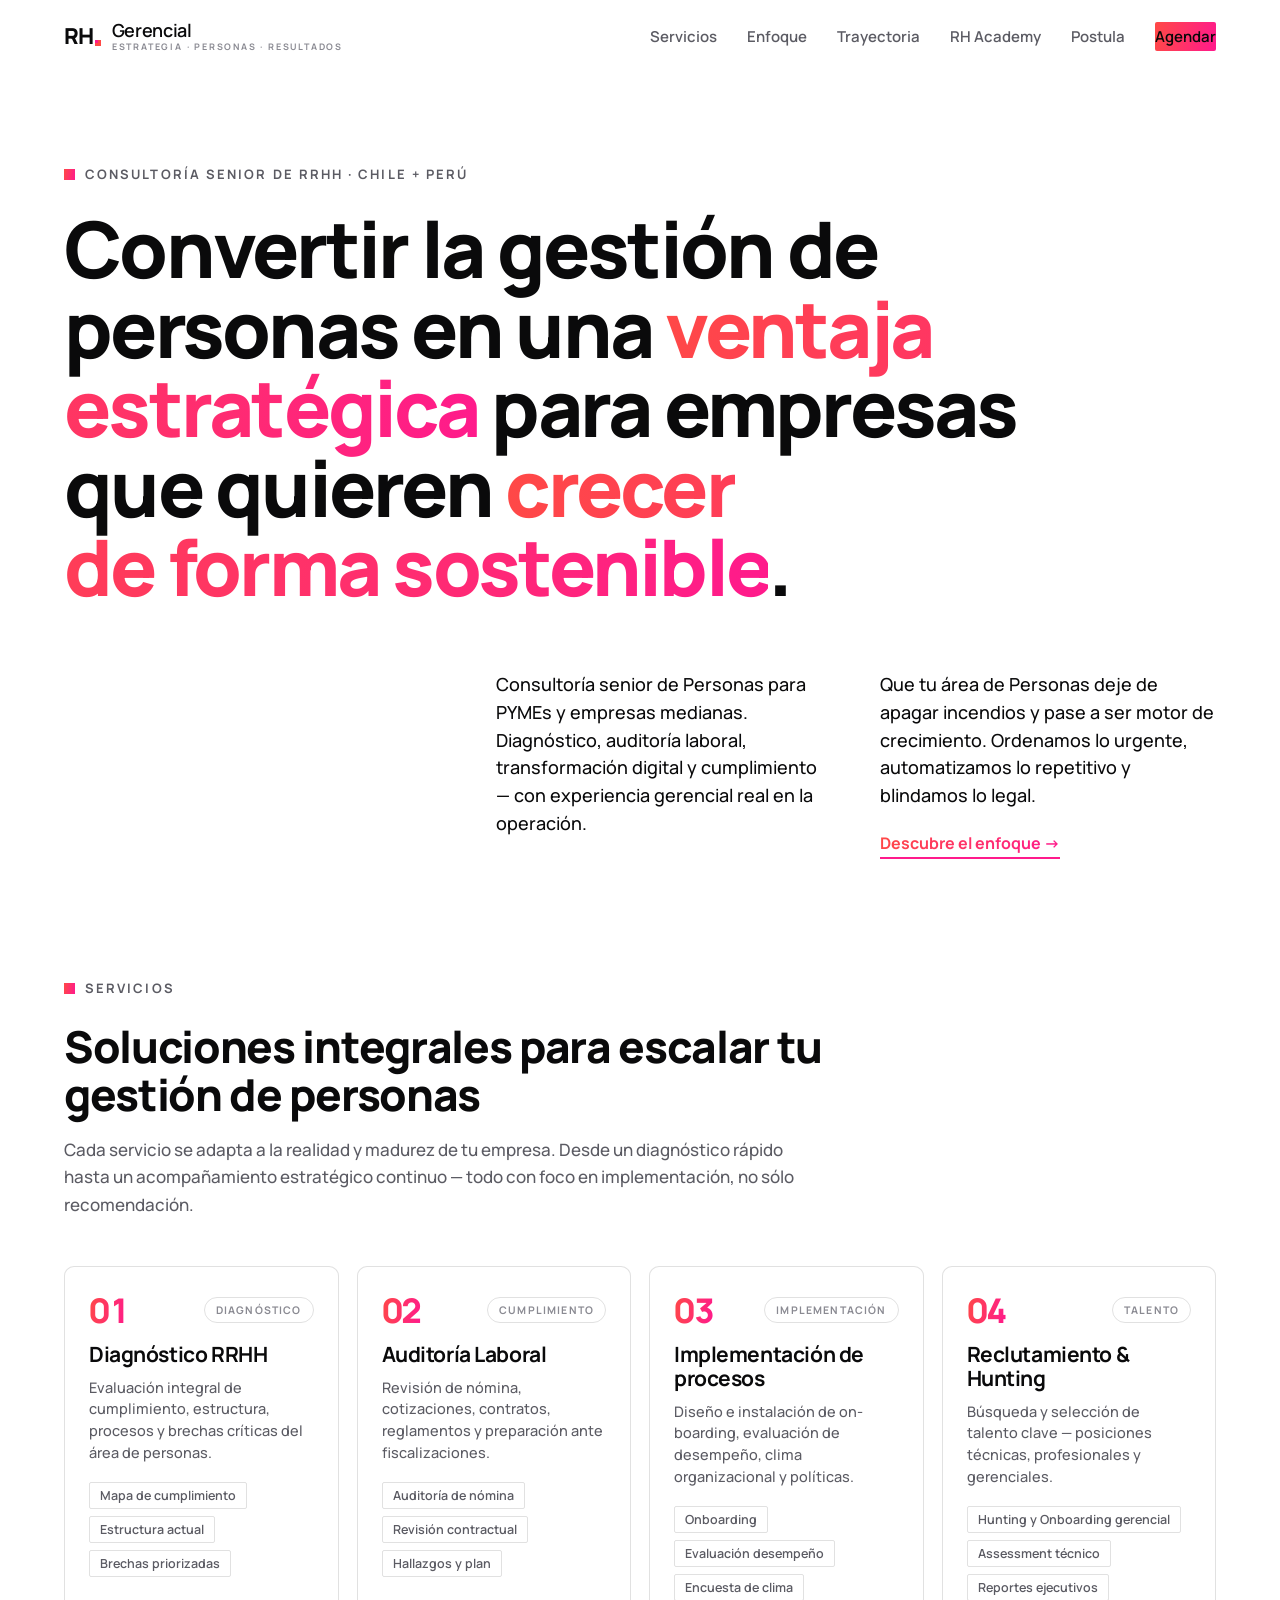
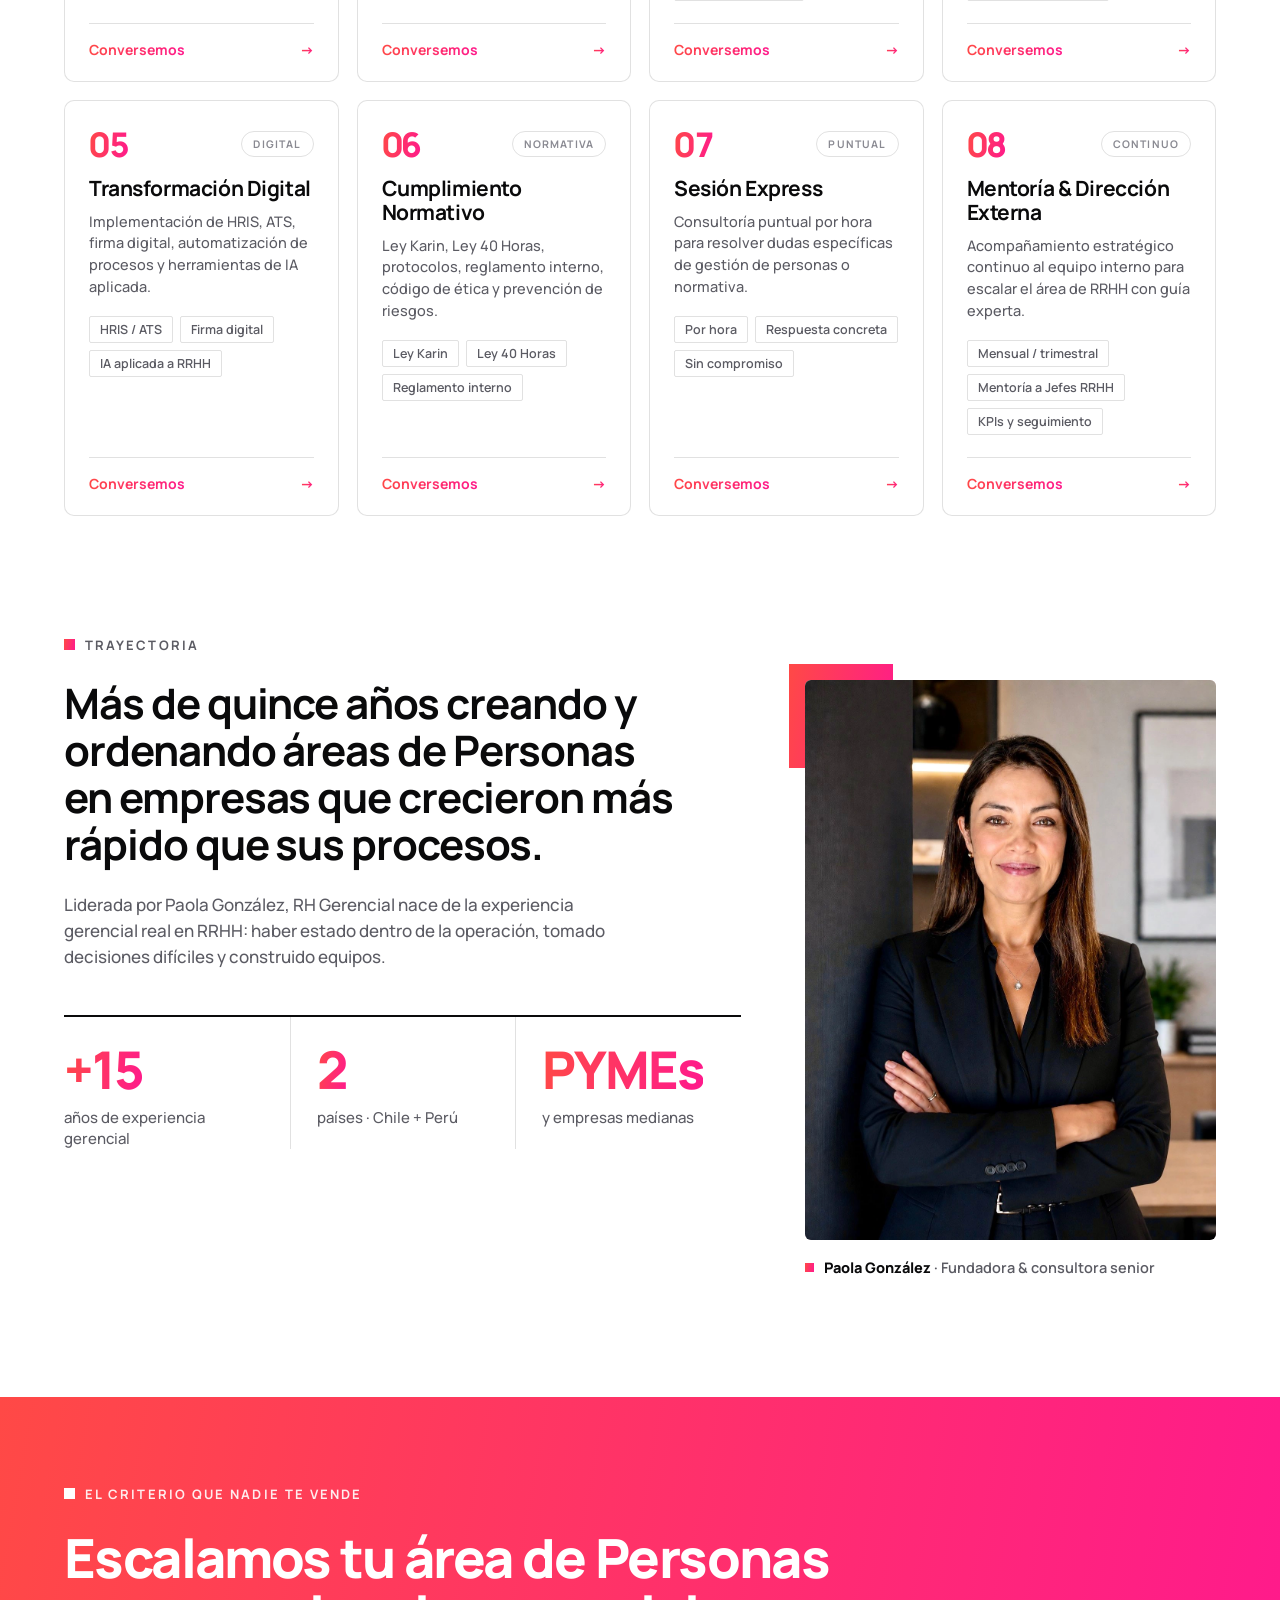
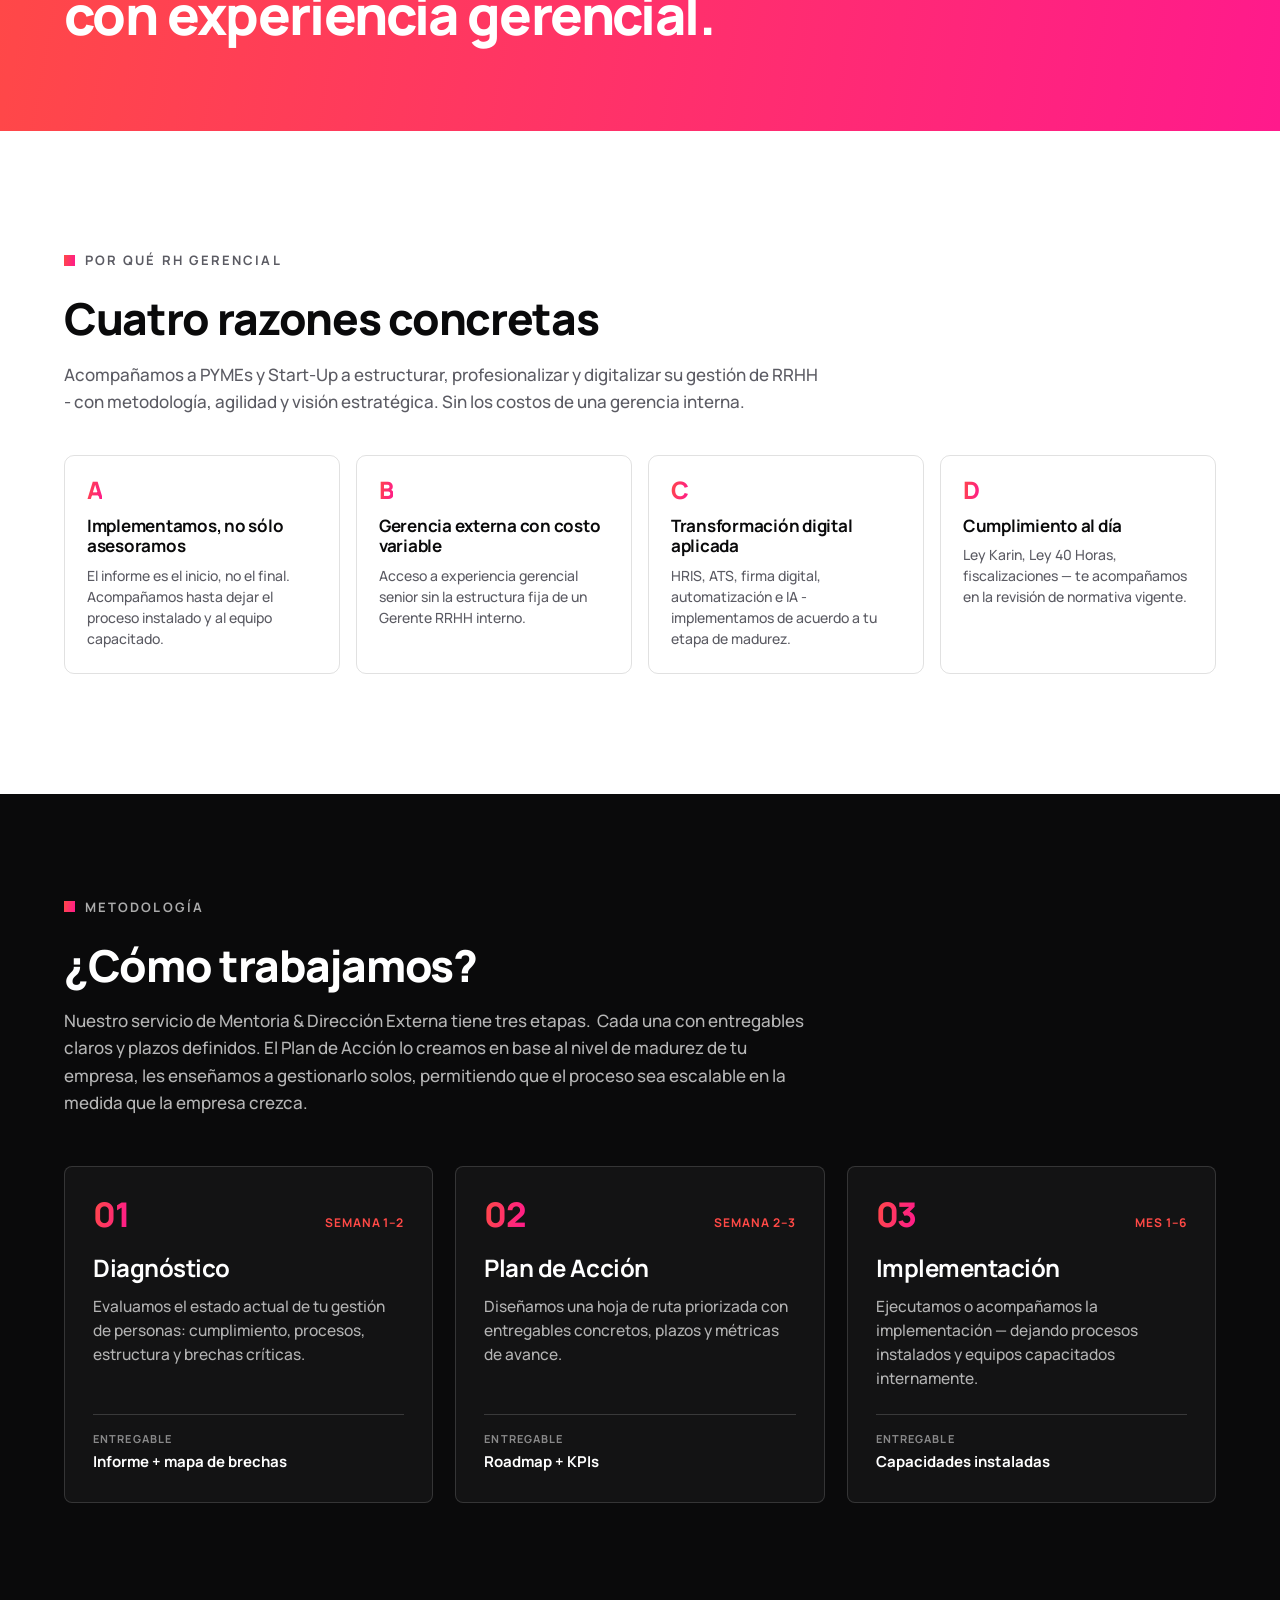
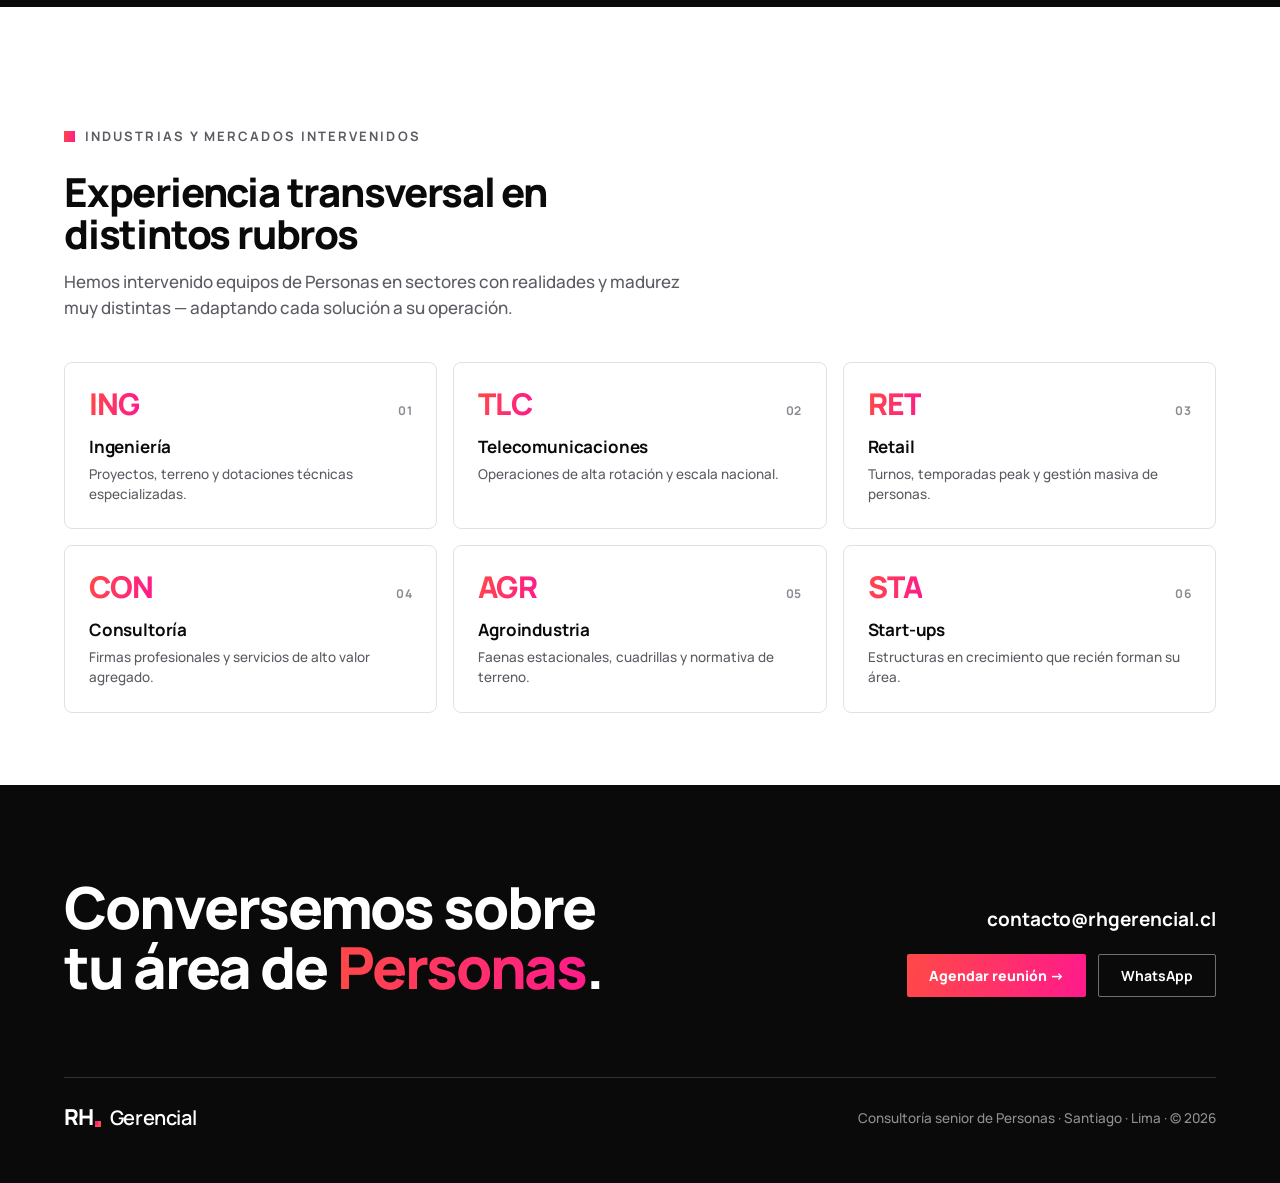
<file: index.html>
<!DOCTYPE html>

<html lang="es">
<head>
<meta charset="utf-8"/>
<meta content="width=device-width, initial-scale=1" name="viewport"/>
<title>RH Gerencial · Consultoría senior de Personas</title>
<meta content="Consultoría senior de RRHH para PYMEs y empresas medianas en Chile y Perú. Diagnóstico, auditoría laboral, transformación digital y cumplimiento." name="description"/>
<meta content="#0A0A0B" name="theme-color"/>
<link href="assets/favicon/favicon.ico" rel="icon" sizes="any"/>
<link href="assets/favicon/favicon-32.png" rel="icon" sizes="32x32" type="image/png"/>
<link href="assets/favicon/apple-touch-icon.png" rel="apple-touch-icon" sizes="180x180"/>
<meta property="og:type" content="website"/>
<meta property="og:site_name" content="RH Gerencial"/>
<meta property="og:title" content="RH Gerencial · Consultoría senior de Personas"/>
<meta property="og:description" content="Consultoría senior de RRHH para PYMEs y empresas medianas en Chile y Perú. Diagnóstico, auditoría laboral, transformación digital y cumplimiento."/>
<meta property="og:url" content="https://rhgerencial.cl/"/>
<meta property="og:image" content="https://rhgerencial.cl/assets/img/og-rh-gerencial.jpg"/>
<meta property="og:image:width" content="1200"/>
<meta property="og:image:height" content="630"/>
<meta name="twitter:card" content="summary_large_image"/>
<meta name="twitter:title" content="RH Gerencial · Consultoría senior de Personas"/>
<meta name="twitter:description" content="Consultoría senior de RRHH para PYMEs y empresas medianas en Chile y Perú. Diagnóstico, auditoría laboral, transformación digital y cumplimiento."/>
<meta name="twitter:image" content="https://rhgerencial.cl/assets/img/og-rh-gerencial.jpg"/>
<link rel="canonical" href="https://rhgerencial.cl/"/>
<link rel="alternate" hreflang="es-CL" href="https://rhgerencial.cl/"/>
<link rel="alternate" hreflang="es-PE" href="https://rhgerencial.cl/"/>
<link rel="alternate" hreflang="x-default" href="https://rhgerencial.cl/"/>
<script type="application/ld+json">
{
  "@context": "https://schema.org",
  "@graph": [
    {
      "@type": "ProfessionalService",
      "name": "RH Gerencial",
      "url": "https://rhgerencial.cl/",
      "logo": "https://rhgerencial.cl/assets/img/logo-horizontal-navy.webp",
      "image": "https://rhgerencial.cl/assets/img/og-rh-gerencial.jpg",
      "description": "Consultoría senior de RRHH para PYMEs y empresas medianas en Chile y Perú. Diagnóstico, auditoría laboral, transformación digital y cumplimiento.",
      "email": "contacto@rhgerencial.cl",
      "areaServed": ["Chile", "Perú"],
      "serviceType": ["Consultoría de RRHH", "Auditoría Laboral", "Transformación Digital", "Reclutamiento"],
      "sameAs": []
    },
    {
      "@type": "Person",
      "name": "Paola González",
      "jobTitle": "Fundadora y Consultora Senior",
      "worksFor": { "@type": "Organization", "name": "RH Gerencial" }
    }
  ]
}
</script>
<link href="https://fonts.googleapis.com" rel="preconnect"/>
<link crossorigin="" href="https://fonts.gstatic.com" rel="preconnect"/>
<link href="https://fonts.googleapis.com/css2?family=Manrope:wght@400;500;600;700;800&amp;display=swap" rel="stylesheet"/>
<link href="site.css" rel="stylesheet"/>
<style>
  /* ---- HERO ---- */
  .hero { padding-top: clamp(56px, 8vw, 92px); }
  h1.hero-h {
    font-weight: 800; font-size: clamp(40px, 6.4vw, 78px); line-height: 1.02; letter-spacing: -0.035em;
    margin: 0; max-width: 1090px; text-wrap: balance;
  }
  .hero-cols { display: flex; justify-content: flex-end; margin-top: clamp(40px, 5vw, 64px); }
  .hero-grid { display: grid; grid-template-columns: 1fr 1fr; gap: clamp(28px, 4vw, 48px); max-width: 720px; }
  .hero-grid p { margin: 0; font-size: 18px; line-height: 1.55; font-weight: 500; }
  .arrow-link { display: inline-flex; align-items: center; gap: 8px; margin-top: 22px; font-size: 16px; font-weight: 700; border-bottom: 2px solid var(--fucsia); padding-bottom: 3px; transition: gap .18s ease; }
  .arrow-link:hover { gap: 14px; }

  /* ---- TRAYECTORIA ---- */
  .section { padding-top: clamp(72px, 12vw, 120px); }
  .tray-grid { display: grid; grid-template-columns: 1.4fr 0.85fr; gap: clamp(36px, 5vw, 72px); align-items: start; }
  .tray-main h2 { font-weight: 700; font-size: clamp(28px, 3.6vw, 42px); line-height: 1.12; letter-spacing: -0.025em; margin: 0; max-width: 620px; }
  .tray-main > p { margin: 24px 0 0; font-size: 17px; line-height: 1.55; color: var(--grey); font-weight: 500; max-width: 560px; }
  .stats { display: grid; grid-template-columns: repeat(3, 1fr); margin-top: 44px; border-top: 2px solid var(--black); }
  .stat { padding: 30px 22px 0 0; }
  .stat + .stat { border-left: 1px solid var(--rule); padding-left: 26px; }
  .stat .k { font-size: clamp(38px, 4.2vw, 52px); font-weight: 800; letter-spacing: -0.04em; line-height: 0.9; width: fit-content; }
  .stat .l { font-size: 15px; color: var(--grey); margin-top: 14px; font-weight: 500; }
  .tray-photo { position: relative; }
  .tray-photo .accent { position: absolute; left: -16px; top: -16px; width: 104px; height: 104px; background: var(--grad); z-index: 0; }
  .tray-photo image-slot, .tray-photo .tray-img { position: relative; z-index: 1; width: 100%; height: clamp(420px, 46vw, 560px); display: block; background: linear-gradient(150deg, #FFE7E3, #FFE1F0); border-radius: 6px; }
  .tray-photo .tray-img { object-fit: cover; object-position: 50% 22%; }
  .photo-cap { position: relative; z-index: 1; margin-top: 18px; display: flex; align-items: center; gap: 10px; font-size: 14.5px; color: var(--grey); font-weight: 600; }
  .photo-cap .dot { width: 9px; height: 9px; background: var(--grad); flex: 0 0 auto; }
  .photo-cap b { font-weight: 800; color: var(--black); }

  /* ---- SERVICIOS ---- */
  .serv-head { display: flex; align-items: baseline; justify-content: space-between; margin-bottom: 8px; border-bottom: 2px solid var(--black); padding-bottom: 18px; }
  .serv-head h2 { font-weight: 800; font-size: clamp(28px, 3.2vw, 36px); letter-spacing: -0.03em; margin: 0; }
  .serv-head .idx { font-size: 14px; color: var(--grey-40); font-weight: 700; font-variant-numeric: tabular-nums; }
  .serv-row { position: relative; display: grid; grid-template-columns: 92px 1fr 1.05fr; gap: clamp(20px, 3vw, 32px); align-items: start; padding: 36px 0; border-bottom: 1px solid var(--rule); transition: background .28s ease, padding .28s ease; }
  .serv-row::before { content: ""; position: absolute; left: 0; top: 0; bottom: 0; width: 3px; background: var(--grad); transform: scaleY(0); transform-origin: top; transition: transform .3s ease; }
  .serv-row:hover { background: linear-gradient(90deg, rgba(255,73,70,0.07), rgba(255,26,140,0.02) 70%); padding-left: 22px; }
  .serv-row:hover::before { transform: scaleY(1); }
  .serv-row .n { font-size: clamp(30px, 3.4vw, 40px); font-weight: 800; letter-spacing: -0.03em; line-height: 1; width: fit-content; font-variant-numeric: tabular-nums; padding-top: 2px; }
  .serv-row h3 { font-weight: 700; font-size: clamp(21px, 2.4vw, 26px); line-height: 1.12; letter-spacing: -0.02em; margin: 0; transition: color .2s; }
  .chips { display: flex; flex-wrap: wrap; gap: 8px; margin-top: 16px; }
  .chips span { font-size: 13.5px; font-weight: 600; border: 1px solid var(--rule); color: var(--grey); border-radius: 2px; padding: 5px 13px; transition: border-color .22s, color .22s, background .22s; }
  .serv-row:hover .chips span { border-color: var(--coral); color: var(--black); }
  .serv-row .desc { margin: 0; font-size: 17px; line-height: 1.55; color: #4A4A52; max-width: 470px; padding-top: 4px; font-weight: 500; }

  /* ---- SERVICIOS: grilla de 8 tarjetas ---- */
  .svc-grid { display: grid; grid-template-columns: repeat(4, 1fr); gap: 18px; margin-top: 48px; }
  .svc-card { position: relative; overflow: hidden; background: var(--white); border: 1px solid var(--rule); border-radius: 10px; padding: 26px 24px 22px; display: flex; flex-direction: column; transition: transform .22s ease, box-shadow .22s ease, border-color .22s ease; }
  .svc-card::before { content: ""; position: absolute; left: 0; top: 0; height: 3px; width: 100%; background: var(--grad); transform: scaleX(0); transform-origin: left; transition: transform .3s ease; }
  .svc-card:hover { transform: translateY(-4px); box-shadow: 0 26px 48px -30px rgba(10,10,11,0.55); border-color: rgba(255,73,70,0.4); }
  .svc-card:hover::before { transform: scaleX(1); }
  .svc-top { display: flex; align-items: center; justify-content: space-between; gap: 10px; margin-bottom: 16px; }
  .svc-num { font-size: 34px; font-weight: 800; letter-spacing: -0.04em; line-height: 1; width: fit-content; font-variant-numeric: tabular-nums; }
  .svc-cat { font-size: 10.5px; font-weight: 700; text-transform: uppercase; letter-spacing: 0.11em; color: var(--grey-soft); border: 1px solid var(--rule); border-radius: 40px; padding: 5px 11px; white-space: nowrap; }
  .svc-card h3 { font-weight: 700; font-size: 21px; line-height: 1.14; letter-spacing: -0.02em; margin: 0 0 10px; }
  .svc-card .sdesc { font-size: 14.5px; line-height: 1.5; color: var(--grey); font-weight: 500; margin: 0 0 18px; }
  .svc-chips { display: flex; flex-wrap: wrap; gap: 7px; margin-bottom: 22px; }
  .svc-chips span { font-size: 12.5px; font-weight: 600; color: var(--grey); border: 1px solid var(--rule); border-radius: 2px; padding: 4px 10px; transition: border-color .22s, color .22s; }
  .svc-card:hover .svc-chips span { border-color: rgba(255,73,70,0.45); color: var(--black); }
  .svc-cta { margin-top: auto; padding-top: 16px; border-top: 1px solid var(--rule); display: flex; align-items: center; justify-content: space-between; font-size: 14px; font-weight: 700; }
  .svc-cta .ar { transition: transform .18s ease; font-weight: 800; }
  .svc-card:hover .svc-cta .ar { transform: translateX(5px); }
  @media (max-width: 1180px) { .svc-grid { grid-template-columns: repeat(3, 1fr); } }
  @media (max-width: 820px) { .svc-grid { grid-template-columns: repeat(2, 1fr); } }
  @media (max-width: 520px) { .svc-grid { grid-template-columns: 1fr; } .why-grid { grid-template-columns: 1fr; } }

  /* ---- SHOWCASE / EN LA PRÁCTICA ---- */
  .showcase { margin-top: clamp(72px, 12vw, 120px); background: var(--black); color: var(--white); padding: clamp(60px, 9vw, 104px) 0; overflow: hidden; }
  .showcase .label span { color: rgba(255,255,255,0.66); }
  .showcase-grid { display: grid; grid-template-columns: 1fr 1fr; gap: clamp(36px, 6vw, 80px); align-items: center; }
  .showcase-copy h2 { font-weight: 800; font-size: clamp(28px, 3.8vw, 46px); line-height: 1.07; letter-spacing: -0.03em; margin: 0; }
  .showcase-copy p { font-size: 17px; line-height: 1.6; color: rgba(255,255,255,0.7); font-weight: 500; margin: 22px 0 0; max-width: 470px; }
  .showcase-tags { display: flex; flex-wrap: wrap; gap: 10px; margin-top: 30px; }
  .showcase-tags span { font-size: 13px; font-weight: 600; color: rgba(255,255,255,0.9); border: 1px solid rgba(255,255,255,0.24); border-radius: 2px; padding: 7px 14px; }
  .showcase-visual { position: relative; }
  .showcase-visual image-slot { width: 100%; height: clamp(340px, 38vw, 460px); display: block; background: rgba(255,255,255,0.07); border-radius: 6px; }

  .dashboard { position: absolute; left: -28px; bottom: -34px; width: min(310px, 78%); background: var(--white); color: var(--black);
    border-radius: 8px; box-shadow: 0 34px 70px -24px rgba(0,0,0,0.7); padding: 18px 18px 20px; }
  .dash-head { display: flex; align-items: center; justify-content: space-between; margin-bottom: 16px; }
  .dash-title { font-size: 14px; font-weight: 800; letter-spacing: -0.01em; }
  .dash-live { display: inline-flex; align-items: center; gap: 6px; font-size: 11px; font-weight: 700; text-transform: uppercase; letter-spacing: 0.08em; color: var(--fucsia); }
  .dash-live i { width: 7px; height: 7px; border-radius: 50%; background: var(--fucsia); animation: pulse 1.8s ease-in-out infinite; }
  @keyframes pulse { 0%,100% { opacity: 1; transform: scale(1);} 50% { opacity: .35; transform: scale(1.35);} }
  .dash-kpis { display: grid; grid-template-columns: repeat(3, 1fr); gap: 10px; margin-bottom: 18px; }
  .kpi-num { font-size: 24px; font-weight: 800; letter-spacing: -0.03em; line-height: 1; }
  .kpi-lab { font-size: 11px; color: var(--grey); font-weight: 600; margin-top: 5px; }
  .dash-bars { display: flex; align-items: stretch; gap: 7px; height: 76px; padding-top: 8px; margin-top: 4px; border-top: 1px solid var(--rule); }
  .dash-bars span { flex: 1; align-self: stretch; border-radius: 2px 2px 0 0; background: var(--grad); transform: scaleY(var(--s)); transform-origin: bottom; transition: transform .9s cubic-bezier(.2,.7,.2,1); }
  @media (prefers-reduced-motion: no-preference) { .dashboard:not(.in) .dash-bars span { transform: scaleY(0.04); } }

  /* ---- ENFOQUE: STATEMENT ---- */
  .statement { margin-top: clamp(72px, 12vw, 120px); background: var(--grad); color: var(--white); padding: clamp(56px, 8vw, 88px) 0; }
  .statement .label span { color: rgba(255,255,255,0.9); }
  .statement .label .dot { background: var(--white); }
  .statement p { font-weight: 800; font-size: clamp(30px, 4.4vw, 54px); line-height: 1.06; letter-spacing: -0.03em; margin: 0; max-width: 980px; text-wrap: balance; }

  /* ---- ENFOQUE: POR QUÉ ---- */
  .blk-head { max-width: 760px; }
  .blk-head h2 { font-weight: 800; font-size: clamp(28px, 3.6vw, 44px); line-height: 1.08; letter-spacing: -0.03em; margin: 0; }
  .blk-head p { font-size: 17px; line-height: 1.6; color: var(--grey); font-weight: 500; margin: 18px 0 0; }
  .why-grid { display: grid; grid-template-columns: repeat(4, 1fr); gap: 16px; margin-top: 40px; }
  .why-card { border: 1px solid var(--rule); border-radius: 10px; padding: 22px 22px 24px; transition: border-color .22s, transform .22s; }
  .why-card:hover { border-color: rgba(255,73,70,0.4); transform: translateY(-3px); }
  .why-card .ltr { font-size: 24px; font-weight: 800; letter-spacing: -0.03em; line-height: 1; width: fit-content; }
  .why-card h3 { font-weight: 700; font-size: 17px; line-height: 1.2; letter-spacing: -0.015em; margin: 14px 0 8px; }
  .why-card p { font-size: 14px; line-height: 1.5; color: var(--grey); font-weight: 500; margin: 0; }

  /* ---- ESLOGAN ---- */
  .slogan { display: flex; align-items: center; justify-content: center; gap: clamp(16px, 3.5vw, 44px); flex-wrap: wrap;
    margin-top: clamp(52px, 7vw, 84px); padding: clamp(28px, 4vw, 40px) 0; border-top: 1px solid var(--rule); border-bottom: 1px solid var(--rule); }
  .slogan .w { font-weight: 800; font-size: clamp(22px, 3.6vw, 42px); letter-spacing: -0.03em; line-height: 1; }
  .slogan .sq { position: relative; width: 12px; height: 12px; flex: 0 0 auto; }
  .slogan .sq i { position: absolute; inset: 0; background: var(--coral); }
  .slogan .sq i + i { left: 42%; top: 42%; width: 58%; height: 58%; background: var(--fucsia); inset: auto; }

  /* ---- ENFOQUE: METODOLOGÍA (banda negra) ---- */
  .method { margin-top: clamp(72px, 12vw, 120px); background: var(--black); color: var(--white); padding: clamp(64px, 9vw, 104px) 0; }
  .method .label span { color: rgba(255,255,255,0.66); }
  .method .blk-head p { color: rgba(255,255,255,0.7); }
  .method-grid { display: grid; grid-template-columns: repeat(3, 1fr); gap: 22px; margin-top: 50px; }
  .method-card { background: rgba(255,255,255,0.04); border: 1px solid rgba(255,255,255,0.14); border-radius: 8px; padding: 30px 28px; display: flex; flex-direction: column; transition: border-color .22s, transform .22s; }
  .method-card:hover { border-color: rgba(255,73,70,0.5); transform: translateY(-3px); }
  .method-card .mtop { display: flex; align-items: baseline; justify-content: space-between; }
  .method-card .mnum { font-size: 34px; font-weight: 800; letter-spacing: -0.04em; line-height: 1; }
  .method-card .mtime { font-size: 12px; font-weight: 700; text-transform: uppercase; letter-spacing: 0.08em; color: var(--coral); white-space: nowrap; }
  .method-card h3 { font-weight: 700; font-size: 24px; letter-spacing: -0.02em; margin: 20px 0 10px; color: #fff; }
  .method-card p { font-size: 15.5px; line-height: 1.55; color: rgba(255,255,255,0.68); font-weight: 500; margin: 0 0 24px; flex: 1; }
  .method-card .deliver { padding-top: 16px; border-top: 1px solid rgba(255,255,255,0.16); }
  .method-card .deliver .dl { font-size: 11px; font-weight: 700; text-transform: uppercase; letter-spacing: 0.1em; color: rgba(255,255,255,0.5); display: block; margin-bottom: 4px; }
  .method-card .deliver .dv { font-size: 15px; font-weight: 700; color: #fff; }

  /* ---- ENFOQUE: INDUSTRIAS ---- */
  .ind-head { max-width: 620px; margin-top: 22px; }
  .ind-head h2 { font-weight: 800; font-size: clamp(26px, 3.2vw, 40px); letter-spacing: -0.03em; line-height: 1.05; margin: 0; }
  .ind-head p { font-size: 17px; line-height: 1.55; color: var(--grey); font-weight: 500; margin: 14px 0 0; }
  .ind-grid { display: grid; grid-template-columns: repeat(3, 1fr); gap: 16px; margin-top: 40px; }
  .ind-card { position: relative; overflow: hidden; border: 1px solid var(--rule); border-radius: 8px; padding: 26px 24px 24px; transition: border-color .22s, transform .22s, box-shadow .22s; }
  .ind-card::before { content: ""; position: absolute; left: 0; top: 0; height: 3px; width: 0; background: var(--grad); transition: width .3s ease; }
  .ind-card:hover { border-color: transparent; transform: translateY(-3px); box-shadow: 0 14px 34px rgba(10,10,11,0.08); }
  .ind-card:hover::before { width: 100%; }
  .ind-top { display: flex; align-items: baseline; justify-content: space-between; }
  .ind-card .abbr { font-size: 30px; font-weight: 800; letter-spacing: -0.03em; line-height: 1; width: fit-content; }
  .ind-card .inum { font-size: 12px; font-weight: 700; color: var(--grey-soft); letter-spacing: 0.04em; }
  .ind-card .iname { font-size: 17px; font-weight: 700; color: var(--black); margin-top: 16px; letter-spacing: -0.01em; }
  .ind-card .idesc { font-size: 13.5px; line-height: 1.5; color: var(--grey); font-weight: 500; margin: 6px 0 0; }

  @media (max-width: 980px) {
    .tray-grid { grid-template-columns: 1fr; }
    .tray-photo { margin-top: 8px; }
    .tray-photo .accent { width: 84px; height: 84px; }
    .showcase-grid { grid-template-columns: 1fr; }
    .showcase-visual { margin-bottom: 56px; }
    .dashboard { position: static; width: 100%; margin-top: 18px; left: 0; bottom: 0; }
    .serv-row { grid-template-columns: 1fr; gap: 14px; }
    .serv-row .n { padding-top: 0; }
    .serv-row:hover { padding-left: 14px; }
    .why-grid { grid-template-columns: repeat(2, 1fr); }
    .method-grid { grid-template-columns: 1fr; }
    .ind-grid { grid-template-columns: repeat(2, 1fr); }
    .hero-grid { grid-template-columns: 1fr; }
    .stats { grid-template-columns: 1fr; }
    .stat { padding: 26px 0 0; }
    .stat + .stat { border-left: none; border-top: 1px solid var(--rule); padding-left: 0; }
  }
</style>
<!-- Google tag (gtag.js) -->
<script async="" src="https://www.googletagmanager.com/gtag/js?id=G-5E2YBWXH9C"></script>
<script>
  window.dataLayer = window.dataLayer || [];
  function gtag(){dataLayer.push(arguments);}
  gtag('js', new Date());

  gtag('config', 'G-5E2YBWXH9C');
</script>
</head>
<body>
<template id="__bundler_thumbnail">
<svg viewbox="0 0 100 100" xmlns="http://www.w3.org/2000/svg">
<rect fill="#0A0A0B" height="100" width="100"></rect>
<text fill="#fff" font-family="Manrope, sans-serif" font-size="30" font-weight="800" letter-spacing="-2" text-anchor="middle" x="50" y="58">RH</text>
<rect fill="#FF4946" height="7" width="7" x="62" y="40"></rect>
<rect fill="#FF1A8C" height="4" width="4" x="65.5" y="43.5"></rect>
</svg>
</template>
<header class="nav" id="site-header">
<div class="wrap nav-inner">
<a aria-label="RH Gerencial — inicio" class="logo lockup" href="#top">
<span class="rh">RH<span class="sq"><i></i><i></i></span></span>
<span class="logo-stack">
<span class="word">Gerencial</span>
<span class="tagline">Estrategia · Personas · Resultados</span>
</span>
</a>
<nav class="nav-links" id="nav-links">
<a href="#servicios">Servicios</a>
<a href="#enfoque">Enfoque</a>
<a href="#trayectoria">Trayectoria</a>
<a href="rh-academy.html">RH Academy</a>
<a href="postula.html">Postula</a>
<a class="btn-grad" href="https://calendly.com/paolagonzalez-rhgerencial/30min" rel="noopener" style="color: rgb(8, 8, 8)" target="_blank">Agendar</a>
</nav>
<button aria-expanded="false" aria-label="Abrir menú" class="hamburger" id="hamburger">
<span></span><span></span><span></span>
</button>
</div>
</header>
<main style="color: rgb(10, 10, 11)">
<!-- HERO -->
<section class="hero wrap" id="top">
<div class="label"><span class="dot"></span><span>Consultoría senior de RRHH · Chile + Perú</span></div>
<h1 class="hero-h">Convertir la gestión de personas en una <span class="grad-text">ventaja estratégica</span> para empresas que quieren <span class="grad-text">crecer de forma sostenible</span>.</h1>
<div class="hero-cols">
<div class="hero-grid">
<p>Consultoría senior de Personas para PYMEs y empresas medianas. Diagnóstico, auditoría laboral, transformación digital y cumplimiento — con experiencia gerencial real en la operación.</p>
<div>
<p>Que tu área de Personas deje de apagar incendios y pase a ser motor de crecimiento. Ordenamos lo urgente, automatizamos lo repetitivo y blindamos lo legal.</p>
<a class="arrow-link grad-text" href="#enfoque">Descubre el enfoque →</a>
</div>
</div>
</div>
</section>
<!-- SERVICIOS -->
<section class="section wrap" id="servicios">
<div class="label"><span class="dot"></span><span>Servicios</span></div>
<div class="blk-head">
<h2>Soluciones integrales para escalar tu gestión de personas</h2>
<p>Cada servicio se adapta a la realidad y madurez de tu empresa. Desde un diagnóstico rápido hasta un acompañamiento estratégico continuo — todo con foco en implementación, no sólo recomendación.</p>
</div>
<div class="svc-grid">
<div class="svc-card">
<div class="svc-top"><span class="svc-num grad-text">01</span><span class="svc-cat">Diagnóstico</span></div>
<h3>Diagnóstico RRHH</h3>
<p class="sdesc">Evaluación integral de cumplimiento, estructura, procesos y brechas críticas del área de personas.</p>
<div class="svc-chips"><span>Mapa de cumplimiento</span><span>Estructura actual</span><span>Brechas priorizadas</span></div>
<a class="svc-cta" href="#contacto"><span class="grad-text">Conversemos</span><span class="ar grad-text">→</span></a>
</div>
<div class="svc-card">
<div class="svc-top"><span class="svc-num grad-text">02</span><span class="svc-cat">Cumplimiento</span></div>
<h3>Auditoría Laboral</h3>
<p class="sdesc">Revisión de nómina, cotizaciones, contratos, reglamentos y preparación ante fiscalizaciones.</p>
<div class="svc-chips"><span>Auditoría de nómina</span><span>Revisión contractual</span><span>Hallazgos y plan</span></div>
<a class="svc-cta" href="#contacto"><span class="grad-text">Conversemos</span><span class="ar grad-text">→</span></a>
</div>
<div class="svc-card">
<div class="svc-top"><span class="svc-num grad-text">03</span><span class="svc-cat">Implementación</span></div>
<h3>Implementación de procesos</h3>
<p class="sdesc">Diseño e instalación de on-boarding, evaluación de desempeño, clima organizacional y políticas.</p>
<div class="svc-chips"><span>Onboarding</span><span>Evaluación desempeño</span><span>Encuesta de clima</span></div>
<a class="svc-cta" href="#contacto"><span class="grad-text">Conversemos</span><span class="ar grad-text">→</span></a>
</div>
<div class="svc-card">
<div class="svc-top"><span class="svc-num grad-text">04</span><span class="svc-cat">Talento</span></div>
<h3>Reclutamiento &amp; Hunting</h3>
<p class="sdesc">Búsqueda y selección de talento clave — posiciones técnicas, profesionales y gerenciales.</p>
<div class="svc-chips"><span>Hunting y Onboarding gerencial</span><span>Assessment técnico</span><span>Reportes ejecutivos</span></div>
<a class="svc-cta" href="#contacto"><span class="grad-text">Conversemos</span><span class="ar grad-text">→</span></a>
</div>
<div class="svc-card">
<div class="svc-top"><span class="svc-num grad-text">05</span><span class="svc-cat">Digital</span></div>
<h3>Transformación Digital</h3>
<p class="sdesc">Implementación de HRIS, ATS, firma digital, automatización de procesos y herramientas de IA aplicada.</p>
<div class="svc-chips"><span>HRIS / ATS</span><span>Firma digital</span><span>IA aplicada a RRHH</span></div>
<a class="svc-cta" href="#contacto"><span class="grad-text">Conversemos</span><span class="ar grad-text">→</span></a>
</div>
<div class="svc-card">
<div class="svc-top"><span class="svc-num grad-text">06</span><span class="svc-cat">Normativa</span></div>
<h3>Cumplimiento Normativo</h3>
<p class="sdesc">Ley Karin, Ley 40 Horas, protocolos, reglamento interno, código de ética y prevención de riesgos.</p>
<div class="svc-chips"><span>Ley Karin</span><span>Ley 40 Horas</span><span>Reglamento interno</span></div>
<a class="svc-cta" href="#contacto"><span class="grad-text">Conversemos</span><span class="ar grad-text">→</span></a>
</div>
<div class="svc-card">
<div class="svc-top"><span class="svc-num grad-text">07</span><span class="svc-cat">Puntual</span></div>
<h3>Sesión Express</h3>
<p class="sdesc">Consultoría puntual por hora para resolver dudas específicas de gestión de personas o normativa.</p>
<div class="svc-chips"><span>Por hora</span><span>Respuesta concreta</span><span>Sin compromiso</span></div>
<a class="svc-cta" href="#contacto"><span class="grad-text">Conversemos</span><span class="ar grad-text">→</span></a>
</div>
<div class="svc-card">
<div class="svc-top"><span class="svc-num grad-text">08</span><span class="svc-cat">Continuo</span></div>
<h3>Mentoría &amp; Dirección Externa</h3>
<p class="sdesc">Acompañamiento estratégico continuo al equipo interno para escalar el área de RRHH con guía experta.</p>
<div class="svc-chips"><span>Mensual / trimestral</span><span>Mentoría a Jefes RRHH</span><span>KPIs y seguimiento</span></div>
<a class="svc-cta" href="#contacto"><span class="grad-text">Conversemos</span><span class="ar grad-text">→</span></a>
</div>
</div>
</section>
<!-- TRAYECTORIA -->
<section class="section wrap" id="trayectoria">
<div class="label"><span class="dot"></span><span>Trayectoria</span></div>
<div class="tray-grid">
<div class="tray-main">
<h2>Más de quince años creando y ordenando áreas de Personas en empresas que crecieron más rápido que sus procesos.</h2>
<p>Liderada por Paola González, RH Gerencial nace de la experiencia gerencial real en RRHH: haber estado dentro de la operación, tomado decisiones difíciles y construido equipos.</p>
<div class="stats">
<div class="stat"><div class="k grad-text">+15</div><div class="l">años de experiencia gerencial</div></div>
<div class="stat"><div class="k grad-text">2</div><div class="l">países · Chile + Perú</div></div>
<div class="stat"><div class="k grad-text">PYMEs</div><div class="l">y empresas medianas</div></div>
</div>
</div>
<div class="tray-photo">
<span class="accent"></span>
<img alt="Paola González, fundadora de RH Gerencial" class="tray-img" src="assets/img/paola.webp"/>
<div class="photo-cap"><span class="dot"></span><span><b>Paola González</b> · Fundadora &amp; consultora senior</span></div>
</div>
</div>
</section>
<!-- ENFOQUE: STATEMENT -->
<section class="statement" id="enfoque">
<div class="wrap">
<div class="label"><span class="dot"></span><span>El criterio que nadie te vende</span></div>
<p>Escalamos tu área de Personas con experiencia gerencial.</p>
</div>
</section>
<!-- ENFOQUE: POR QUÉ RH GERENCIAL -->
<section class="section wrap">
<div class="label"><span class="dot"></span><span>Por qué RH Gerencial</span></div>
<div class="blk-head">
<h2>Cuatro razones concretas</h2>
<p>Acompañamos a PYMEs y Start-Up a estructurar, profesionalizar y digitalizar su gestión de RRHH - con metodología, agilidad y visión estratégica. Sin los costos de una gerencia interna.</p>
</div>
<div class="why-grid">
<div class="why-card">
<div class="ltr grad-text">A</div>
<h3>Implementamos, no sólo asesoramos</h3>
<p>El informe es el inicio, no el final. Acompañamos hasta dejar el proceso instalado y al equipo capacitado.</p>
</div>
<div class="why-card">
<div class="ltr grad-text">B</div>
<h3>Gerencia externa con costo variable</h3>
<p>Acceso a experiencia gerencial senior sin la estructura fija de un Gerente RRHH interno.</p>
</div>
<div class="why-card">
<div class="ltr grad-text">C</div>
<h3>Transformación digital aplicada</h3>
<p>HRIS, ATS, firma digital, automatización e IA - implementamos de acuerdo a tu etapa de madurez.</p>
</div>
<div class="why-card">
<div class="ltr grad-text">D</div>
<h3>Cumplimiento al día</h3>
<p>Ley Karin, Ley 40 Horas, fiscalizaciones — te acompañamos en la revisión de normativa vigente.</p>
</div>
</div>
</section>
<!-- ENFOQUE: METODOLOGÍA -->
<section class="method" id="metodologia">
<div class="wrap">
<div class="label"><span class="dot"></span><span>Metodología</span></div>
<div class="blk-head">
<h2>¿Cómo trabajamos?</h2>
<p>Nuestro servicio de Mentoria &amp; Dirección Externa tiene tres etapas.  Cada una con entregables claros y plazos definidos. El Plan de Acción lo creamos en base al nivel de madurez de tu empresa, les enseñamos a gestionarlo solos, permitiendo que el proceso sea escalable en la medida que la empresa crezca.</p>
</div>
<div class="method-grid">
<div class="method-card">
<div class="mtop"><span class="mnum grad-text">01</span><span class="mtime">Semana 1–2</span></div>
<h3>Diagnóstico</h3>
<p>Evaluamos el estado actual de tu gestión de personas: cumplimiento, procesos, estructura y brechas críticas.</p>
<div class="deliver"><span class="dl">Entregable</span><span class="dv">Informe + mapa de brechas</span></div>
</div>
<div class="method-card">
<div class="mtop"><span class="mnum grad-text">02</span><span class="mtime">Semana 2–3</span></div>
<h3>Plan de Acción</h3>
<p>Diseñamos una hoja de ruta priorizada con entregables concretos, plazos y métricas de avance.</p>
<div class="deliver"><span class="dl">Entregable</span><span class="dv">Roadmap + KPIs</span></div>
</div>
<div class="method-card">
<div class="mtop"><span class="mnum grad-text">03</span><span class="mtime">Mes 1–6</span></div>
<h3>Implementación</h3>
<p>Ejecutamos o acompañamos la implementación — dejando procesos instalados y equipos capacitados internamente.</p>
<div class="deliver"><span class="dl">Entregable</span><span class="dv">Capacidades instaladas</span></div>
</div>
</div>
</div>
</section>
<!-- ENFOQUE: INDUSTRIAS -->
<section class="section wrap" style="padding-bottom: clamp(40px,7vw,72px)">
<div class="label"><span class="dot"></span><span>Industrias y mercados intervenidos</span></div>
<div class="ind-head">
<h2>Experiencia transversal en distintos rubros</h2>
<p>Hemos intervenido equipos de Personas en sectores con realidades y madurez muy distintas — adaptando cada solución a su operación.</p>
</div>
<div class="ind-grid">
<div class="ind-card"><div class="ind-top"><div class="abbr grad-text">ING</div><span class="inum">01</span></div><div class="iname">Ingeniería</div><p class="idesc">Proyectos, terreno y dotaciones técnicas especializadas.</p></div>
<div class="ind-card"><div class="ind-top"><div class="abbr grad-text">TLC</div><span class="inum">02</span></div><div class="iname">Telecomunicaciones</div><p class="idesc">Operaciones de alta rotación y escala nacional.</p></div>
<div class="ind-card"><div class="ind-top"><div class="abbr grad-text">RET</div><span class="inum">03</span></div><div class="iname">Retail</div><p class="idesc">Turnos, temporadas peak y gestión masiva de personas.</p></div>
<div class="ind-card"><div class="ind-top"><div class="abbr grad-text">CON</div><span class="inum">04</span></div><div class="iname">Consultoría</div><p class="idesc">Firmas profesionales y servicios de alto valor agregado.</p></div>
<div class="ind-card"><div class="ind-top"><div class="abbr grad-text">AGR</div><span class="inum">05</span></div><div class="iname">Agroindustria</div><p class="idesc">Faenas estacionales, cuadrillas y normativa de terreno.</p></div>
<div class="ind-card"><div class="ind-top"><div class="abbr grad-text">STA</div><span class="inum">06</span></div><div class="iname">Start-ups</div><p class="idesc">Estructuras en crecimiento que recién forman su área.</p></div>
</div>
</section>
</main>
<!-- CONTACTO / FOOTER -->
<footer class="site" id="contacto">
<div class="wrap">
<div class="foot-top">
<h2>Conversemos sobre<br/>tu área de <span class="grad-text">Personas</span>.</h2>
<div class="foot-contact">
<a class="mail" href="mailto:contacto@rhgerencial.cl">contacto@rhgerencial.cl</a>
<div class="foot-cta">
<a class="btn-grad" href="https://calendly.com/paolagonzalez-rhgerencial/30min" rel="noopener" target="_blank">Agendar reunión →</a>
<a class="btn-out" href="https://wa.me/56978592310?text=Hola%2C%20quisiera%20consultar%20por%20los%20servicios%20de%20asesor%C3%ADa%20en%20RRHH" rel="noopener" target="_blank">WhatsApp</a>
</div>
</div>
</div>
<div class="foot-bottom">
<a class="logo" href="#top">
<span class="rh" style="color:#fff">RH<span class="sq"><i></i><i></i></span></span>
<span class="word" style="color:#fff">Gerencial</span>
</a>
<span>Consultoría senior de Personas · Santiago · Lima · © 2026</span>
</div>
</div>
</footer>
<script src="nav.js"></script>
</body>
</html>
</file>
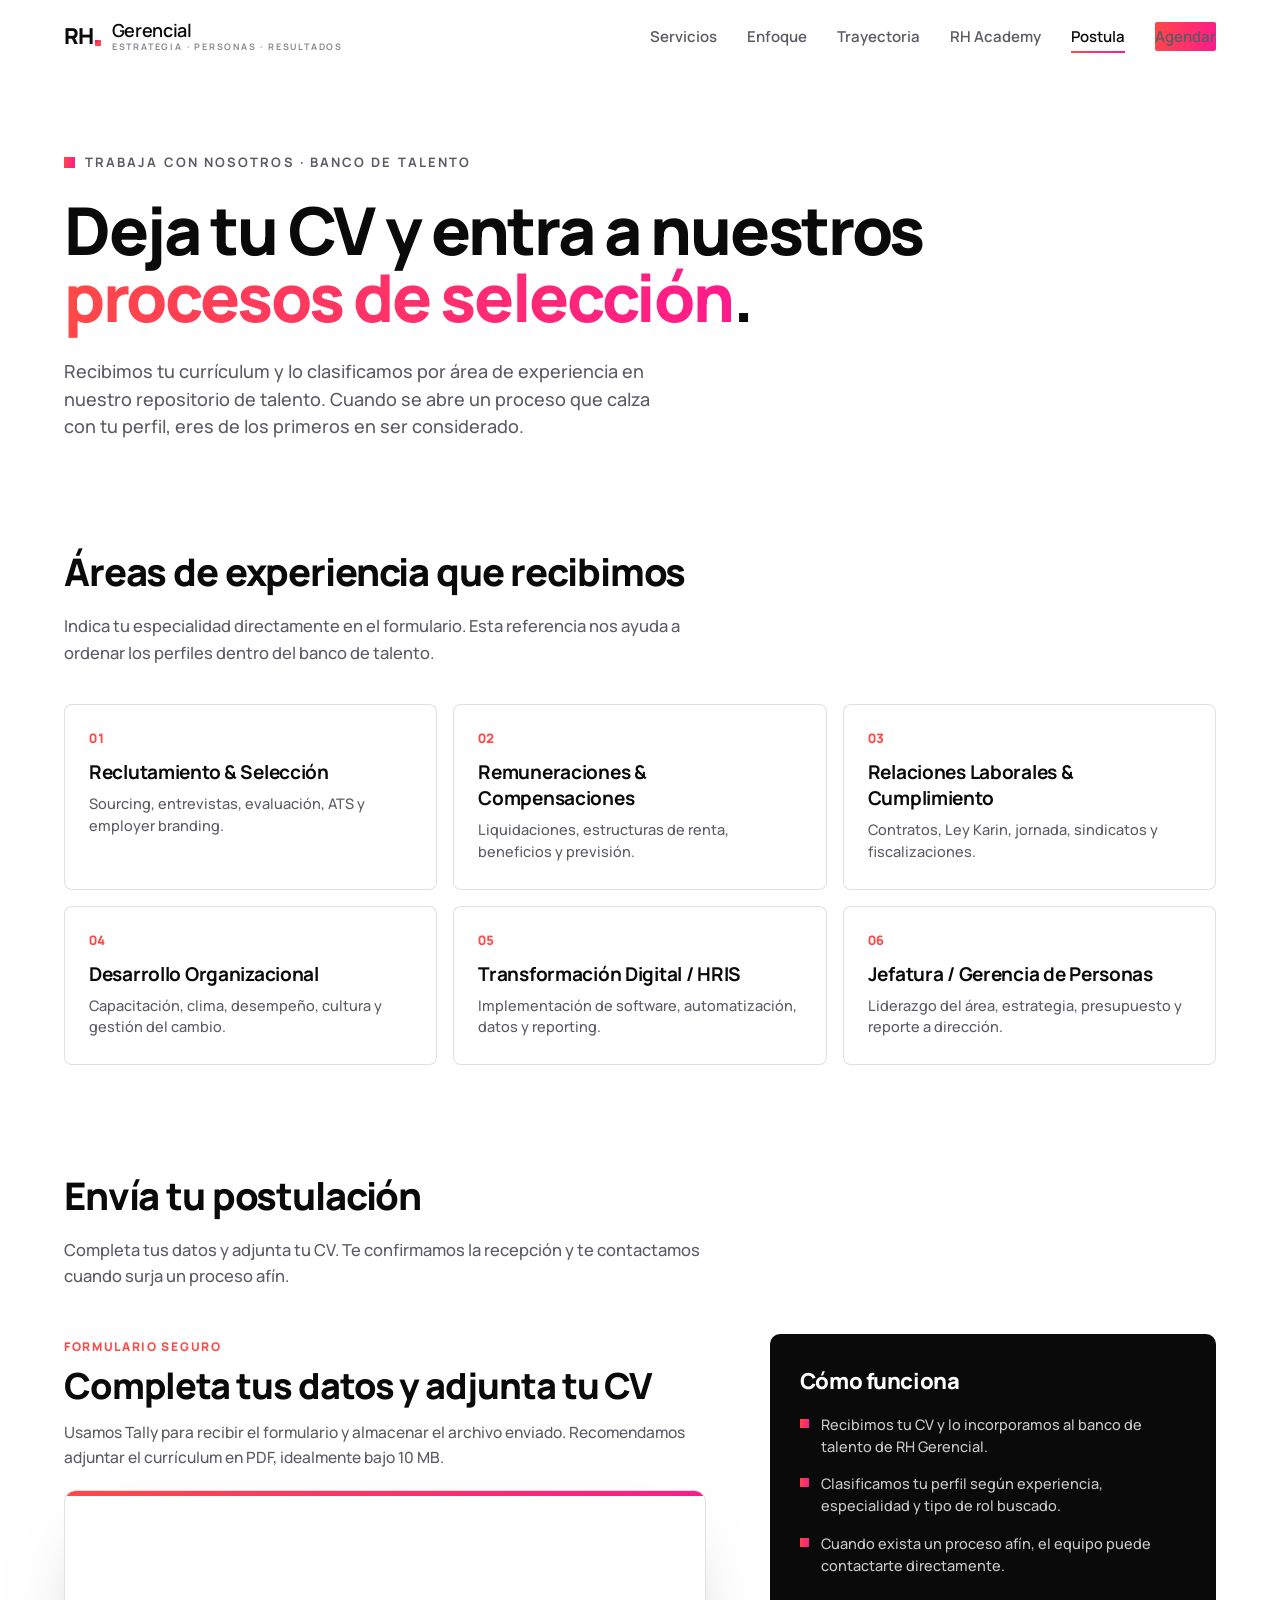
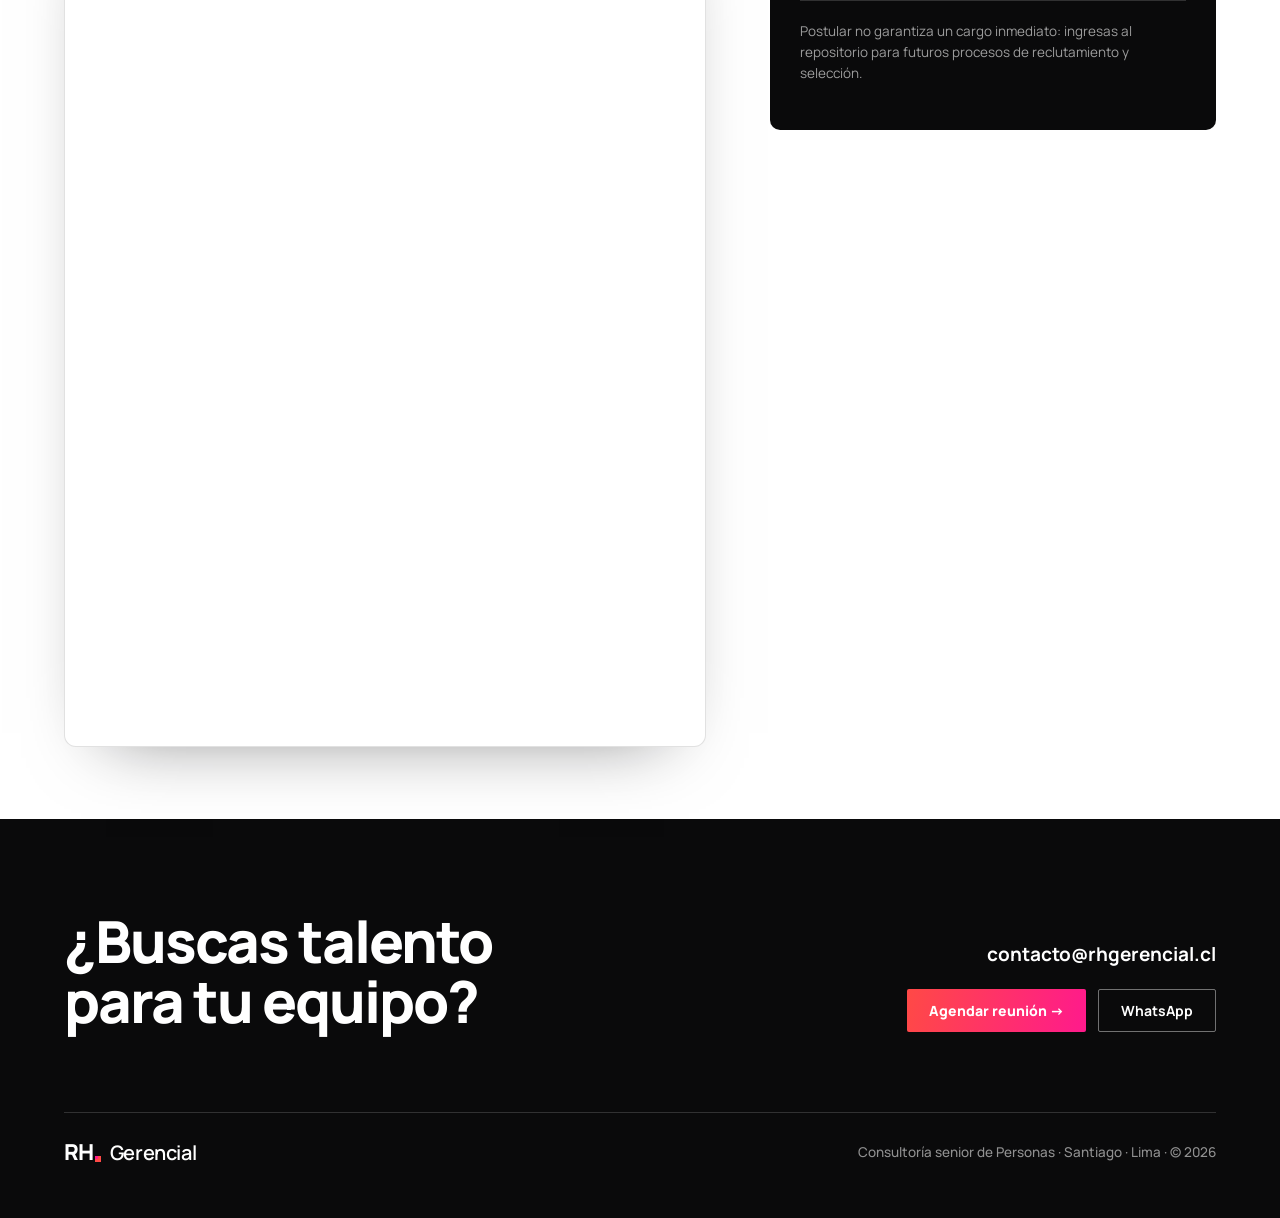
<file: postula.html>
<!DOCTYPE html>

<html lang="es">
<head>
<meta charset="utf-8"/>
<meta content="width=device-width, initial-scale=1" name="viewport"/>
<title>Postula · RH Gerencial</title>
<meta content="Deja tu CV en RH Gerencial. Lo clasificamos por área de experiencia para nuestros procesos de reclutamiento y selección" name="description"/>
<meta content="#0A0A0B" name="theme-color"/>
<link href="assets/favicon/favicon.ico" rel="icon" sizes="any"/>
<link href="assets/favicon/favicon-32.png" rel="icon" sizes="32x32" type="image/png"/>
<link href="assets/favicon/apple-touch-icon.png" rel="apple-touch-icon" sizes="180x180"/>
<meta property="og:type" content="website"/>
<meta property="og:site_name" content="RH Gerencial"/>
<meta property="og:title" content="Postula · RH Gerencial"/>
<meta property="og:description" content="Deja tu CV en RH Gerencial. Lo clasificamos por área de experiencia para nuestros procesos de reclutamiento y selección."/>
<meta property="og:url" content="https://rhgerencial.cl/postula.html"/>
<meta property="og:image" content="https://rhgerencial.cl/assets/img/og-rh-gerencial.jpg"/>
<meta property="og:image:width" content="1200"/>
<meta property="og:image:height" content="630"/>
<meta name="twitter:card" content="summary_large_image"/>
<meta name="twitter:title" content="Postula · RH Gerencial"/>
<meta name="twitter:description" content="Deja tu CV en RH Gerencial. Lo clasificamos por área de experiencia para nuestros procesos de reclutamiento y selección."/>
<meta name="twitter:image" content="https://rhgerencial.cl/assets/img/og-rh-gerencial.jpg"/>
<link rel="canonical" href="https://rhgerencial.cl/postula.html"/>
<script type="application/ld+json">
{
  "@context": "https://schema.org",
  "@type": "WebPage",
  "name": "Postula · RH Gerencial",
  "url": "https://rhgerencial.cl/postula.html",
  "description": "Deja tu CV en RH Gerencial. Lo clasificamos por área de experiencia para nuestros procesos de reclutamiento y selección.",
  "isPartOf": { "@type": "WebSite", "name": "RH Gerencial", "url": "https://rhgerencial.cl/" }
}
</script>
<link href="https://fonts.googleapis.com" rel="preconnect"/>
<link crossorigin="" href="https://fonts.gstatic.com" rel="preconnect"/>
<link href="https://fonts.googleapis.com/css2?family=Manrope:wght@400;500;600;700;800&amp;display=swap" rel="stylesheet"/>
<link href="site.css" rel="stylesheet"/>
<style>
  .page-hero { padding-top: clamp(48px, 7vw, 80px); }
  .page-hero h1 { font-weight: 800; font-size: clamp(36px, 5.4vw, 66px); line-height: 1.02; letter-spacing: -0.035em; margin: 0; max-width: 900px; text-wrap: balance; }
  .page-hero .lead { font-size: 18px; line-height: 1.55; color: var(--grey); font-weight: 500; max-width: 620px; margin: 26px 0 0; }

  .section { padding-top: clamp(60px, 9vw, 104px); }
  .blk-head h2 { font-weight: 800; font-size: clamp(26px, 3.2vw, 38px); letter-spacing: -0.03em; margin: 0; }
  .blk-head p { font-size: 16.5px; line-height: 1.6; color: var(--grey); font-weight: 500; margin: 16px 0 0; max-width: 640px; }

  /* areas */
  .areas { display: grid; grid-template-columns: repeat(3, 1fr); gap: 16px; margin-top: 44px; }
  .area-card { text-align: left; border: 1px solid var(--rule); border-radius: 8px; padding: 24px 24px 26px; background: var(--white); cursor: pointer; font-family: inherit; transition: border-color .2s, transform .2s, background .2s; position: relative; }
  .area-card:hover { border-color: var(--coral); transform: translateY(-3px); }
  .area-card.sel { border-color: transparent; background: linear-gradient(var(--white), var(--white)) padding-box, var(--grad) border-box; border: 1.5px solid transparent; }
  .area-card .ac-n { font-size: 13px; font-weight: 800; color: var(--coral); font-variant-numeric: tabular-nums; }
  .area-card h3 { font-weight: 700; font-size: 19px; letter-spacing: -0.015em; margin: 12px 0 8px; }
  .area-card p { font-size: 14.5px; line-height: 1.5; color: var(--grey); font-weight: 500; margin: 0; }
  .area-card .tick { position: absolute; top: 18px; right: 18px; width: 20px; height: 20px; border-radius: 50%; border: 1.5px solid var(--rule); display: grid; place-items: center; transition: .2s; }
  .area-card.sel .tick { border-color: transparent; background: var(--grad); }
  .area-card .tick svg { width: 11px; height: 11px; opacity: 0; transition: .2s; }
  .area-card.sel .tick svg { opacity: 1; }

  /* form */
  .form-wrap { margin-top: 44px; display: grid; grid-template-columns: 1.1fr 0.9fr; gap: clamp(32px, 5vw, 72px); align-items: start; }
  .apply-form { display: grid; grid-template-columns: 1fr 1fr; gap: 18px; }
  .field { display: flex; flex-direction: column; gap: 7px; }
  .field.full { grid-column: 1 / -1; }
  .field label { font-size: 13px; font-weight: 700; letter-spacing: 0.02em; color: var(--black); }
  .field label .req { color: var(--coral); }
  .field input, .field select, .field textarea {
    font-family: inherit; font-size: 15px; color: var(--black); background: var(--paper3);
    border: 1px solid var(--rule); border-radius: 4px; padding: 13px 14px; min-height: 48px; transition: border-color .18s, background .18s; width: 100%;
  }
  .field textarea { min-height: 110px; resize: vertical; }
  .field input:focus, .field select:focus, .field textarea:focus { outline: none; border-color: var(--fucsia); background: var(--white); }
  .field .file { display: flex; align-items: center; gap: 12px; border: 1px dashed rgba(10,10,11,0.28); border-radius: 4px; padding: 14px; background: var(--paper3); min-height: 48px; cursor: pointer; transition: border-color .18s; }
  .field .file:hover { border-color: var(--coral); }
  .field .file input { display: none; }
  .field .file .fl-ic { width: 34px; height: 34px; border-radius: 4px; background: var(--grad); display: grid; place-items: center; flex: 0 0 auto; }
  .field .file .fl-tx { font-size: 14px; font-weight: 600; color: var(--grey); }
  .form-submit { grid-column: 1 / -1; display: flex; align-items: center; gap: 16px; flex-wrap: wrap; margin-top: 6px; }
  .btn-grad.lg { font-size: 15px; padding: 14px 28px; }
  .form-note { font-size: 13px; color: var(--grey-soft); }

  .aside { background: var(--black); color: var(--white); border-radius: 10px; padding: 32px 30px; }
  .aside h3 { font-weight: 800; font-size: 22px; letter-spacing: -0.02em; margin: 0 0 18px; }
  .aside ul { list-style: none; margin: 0; padding: 0; display: flex; flex-direction: column; gap: 16px; }
  .aside li { display: flex; gap: 12px; align-items: flex-start; font-size: 14.5px; line-height: 1.5; color: rgba(255,255,255,0.78); font-weight: 500; }
  .aside li .b { width: 9px; height: 9px; background: var(--grad); flex: 0 0 auto; margin-top: 5px; }
  .aside .note { margin-top: 24px; padding-top: 20px; border-top: 1px solid rgba(255,255,255,0.16); font-size: 13.5px; color: rgba(255,255,255,0.6); line-height: 1.55; }

  .thanks { display: none; margin-top: 44px; border: 1.5px solid transparent; background: linear-gradient(var(--paper3), var(--paper3)) padding-box, var(--grad) border-box; border-radius: 10px; padding: 32px 30px; }
  .thanks.show { display: block; }
  .thanks h3 { font-weight: 800; font-size: 24px; letter-spacing: -0.02em; margin: 0 0 8px; }
  .thanks p { font-size: 16px; color: var(--grey); font-weight: 500; margin: 0; line-height: 1.55; }

  @media (max-width: 980px) {
    .areas { grid-template-columns: 1fr; }
    .form-wrap { grid-template-columns: 1fr; }
    .apply-form { grid-template-columns: 1fr; }
  }


  /* Tally embed integrado */
  .areas { margin-top: 38px; }
  .area-card { cursor: default; }
  .area-card:hover { border-color: var(--rule); transform: none; }
  .area-card .tick { display: none; }

  .tally-wrap { grid-template-columns: minmax(0, 1.18fr) minmax(280px, 0.82fr); }
  .tally-panel { min-width: 0; }
  .tally-panel-head { margin-bottom: 20px; max-width: 760px; }
  .tally-kicker { display: inline-flex; margin-bottom: 12px; font-size: 12px; font-weight: 800; letter-spacing: 0.14em; text-transform: uppercase; color: var(--coral); }
  .tally-panel-head h2 { font-weight: 800; font-size: clamp(26px, 3vw, 36px); letter-spacing: -0.03em; line-height: 1.08; margin: 0; }
  .tally-panel-head p { font-size: 15.5px; line-height: 1.62; color: var(--grey); font-weight: 500; margin: 14px 0 0; }
  .tally-form-card { position: relative; background: var(--white); border: 1px solid rgba(10,10,11,0.12); border-radius: 12px; overflow: hidden; box-shadow: 0 28px 70px -42px rgba(10,10,11,0.54); }
  .tally-form-card::before { content: ""; display: block; height: 5px; background: var(--grad); }
  .tally-form-card iframe { display: block; width: 100%; min-height: 850px; border: 0; background: transparent; }
  .tally-aside { position: sticky; top: 104px; }

  @media (max-width: 980px) {
    .tally-wrap { grid-template-columns: 1fr; }
    .tally-aside { position: static; }
    .tally-form-card iframe { min-height: 980px; }
  }
</style>
<!-- Google tag (gtag.js) -->
<script async="" src="https://www.googletagmanager.com/gtag/js?id=G-5E2YBWXH9C"></script>
<script>
  window.dataLayer = window.dataLayer || [];
  function gtag(){dataLayer.push(arguments);}
  gtag('js', new Date());

  gtag('config', 'G-5E2YBWXH9C');
</script>
</head>
<body>
<header class="nav" id="site-header">
<div class="wrap nav-inner">
<a aria-label="RH Gerencial — inicio" class="logo lockup" href="index.html">
<span class="rh">RH<span class="sq"><i></i><i></i></span></span>
<span class="logo-stack">
<span class="word">Gerencial</span>
<span class="tagline">Estrategia · Personas · Resultados</span>
</span>
</a>
<nav class="nav-links" id="nav-links">
<a href="index.html#servicios">Servicios</a>
<a href="index.html#enfoque">Enfoque</a>
<a href="index.html#trayectoria">Trayectoria</a>
<a href="rh-academy.html">RH Academy</a>
<a class="active" href="postula.html">Postula</a>
<a class="btn-grad" href="https://calendly.com/paolagonzalez-rhgerencial/30min" rel="noopener" target="_blank">Agendar</a>
</nav>
<button aria-expanded="false" aria-label="Abrir menú" class="hamburger" id="hamburger">
<span></span><span></span><span></span>
</button>
</div>
</header>
<main>
<section class="page-hero wrap">
<div class="label"><span class="dot"></span><span>Trabaja con nosotros · Banco de talento</span></div>
<h1>Deja tu CV y entra a nuestros <span class="grad-text">procesos de selección</span>.</h1>
<p class="lead">Recibimos tu currículum y lo clasificamos por área de experiencia en nuestro repositorio de talento. Cuando se abre un proceso que calza con tu perfil, eres de los primeros en ser considerado.</p>
</section>
<!-- ÁREAS -->
<section class="section wrap">
<div class="blk-head">
<h2>Áreas de experiencia que recibimos</h2>
<p>Indica tu especialidad directamente en el formulario. Esta referencia nos ayuda a ordenar los perfiles dentro del banco de talento.</p>
</div>
<div class="areas" id="areas">
<article class="area-card">

<div class="ac-n">01</div><h3>Reclutamiento &amp; Selección</h3>
<p>Sourcing, entrevistas, evaluación, ATS y employer branding.</p>
</article>
<article class="area-card">

<div class="ac-n">02</div><h3>Remuneraciones &amp; Compensaciones</h3>
<p>Liquidaciones, estructuras de renta, beneficios y previsión.</p>
</article>
<article class="area-card">

<div class="ac-n">03</div><h3>Relaciones Laborales &amp; Cumplimiento</h3>
<p>Contratos, Ley Karin, jornada, sindicatos y fiscalizaciones.</p>
</article>
<article class="area-card">

<div class="ac-n">04</div><h3>Desarrollo Organizacional</h3>
<p>Capacitación, clima, desempeño, cultura y gestión del cambio.</p>
</article>
<article class="area-card">

<div class="ac-n">05</div><h3>Transformación Digital / HRIS</h3>
<p>Implementación de software, automatización, datos y reporting.</p>
</article>
<article class="area-card">

<div class="ac-n">06</div><h3>Jefatura / Gerencia de Personas</h3>
<p>Liderazgo del área, estrategia, presupuesto y reporte a dirección.</p>
</article>
</div>
</section>
<!-- FORMULARIO -->
<section class="section wrap" id="formulario" style="padding-bottom: clamp(40px,7vw,72px)">
<div class="blk-head">
<h2>Envía tu postulación</h2>
<p>Completa tus datos y adjunta tu CV. Te confirmamos la recepción y te contactamos cuando surja un proceso afín.</p>
</div>

<div class="form-wrap tally-wrap">
<div class="tally-panel">
<div class="tally-panel-head">
<span class="tally-kicker">Formulario seguro</span>
<h2>Completa tus datos y adjunta tu CV</h2>
<p>Usamos Tally para recibir el formulario y almacenar el archivo enviado. Recomendamos adjuntar el currículum en PDF, idealmente bajo 10 MB.</p>
</div>
<div class="tally-form-card">
<iframe data-tally-src="https://tally.so/embed/PdrebP?alignLeft=1&hideTitle=1&transparentBackground=1&dynamicHeight=1" loading="lazy" width="100%" height="850" frameborder="0" marginheight="0" marginwidth="0" title="Base CV"></iframe>
</div>
</div>
<aside class="aside tally-aside">
<h3>Cómo funciona</h3>
<ul>
<li><span class="b"></span><span>Recibimos tu CV y lo incorporamos al banco de talento de RH Gerencial.</span></li>
<li><span class="b"></span><span>Clasificamos tu perfil según experiencia, especialidad y tipo de rol buscado.</span></li>
<li><span class="b"></span><span>Cuando exista un proceso afín, el equipo puede contactarte directamente.</span></li>
</ul>
<p class="note">Postular no garantiza un cargo inmediato: ingresas al repositorio para futuros procesos de reclutamiento y selección.</p>
</aside>
</div>


</section>
</main>
<footer class="site" id="contacto">
<div class="wrap">
<div class="foot-top">
<h2>¿Buscas talento<br/>para tu equipo?</h2>
<div class="foot-contact">
<a class="mail" href="mailto:contacto@rhgerencial.cl">contacto@rhgerencial.cl</a>
<div class="foot-cta">
<a class="btn-grad" href="https://calendly.com/paolagonzalez-rhgerencial/30min" rel="noopener" target="_blank">Agendar reunión →</a>
<a class="btn-out" href="https://wa.me/56978592310?text=Hola%2C%20quisiera%20consultar%20por%20los%20servicios%20de%20asesor%C3%ADa%20en%20RRHH" rel="noopener" target="_blank">WhatsApp</a>
</div>
</div>
</div>
<div class="foot-bottom">
<a class="logo" href="index.html">
<span class="rh" style="color:#fff">RH<span class="sq"><i></i><i></i></span></span>
<span class="word" style="color:#fff">Gerencial</span>
</a>
<span>Consultoría senior de Personas · Santiago · Lima · © 2026</span>
</div>
</div>
</footer>
<script src="nav.js"></script>
<script>var d=document,w="https://tally.so/widgets/embed.js",v=function(){"undefined"!=typeof Tally?Tally.loadEmbeds():d.querySelectorAll("iframe[data-tally-src]:not([src])").forEach((function(e){e.src=e.dataset.tallySrc}))};if("undefined"!=typeof Tally)v();else if(d.querySelector('script[src="'+w+'"]')==null){var s=d.createElement("script");s.src=w,s.onload=v,s.onerror=v,d.body.appendChild(s);}</script>
</body>
</html>
</file>
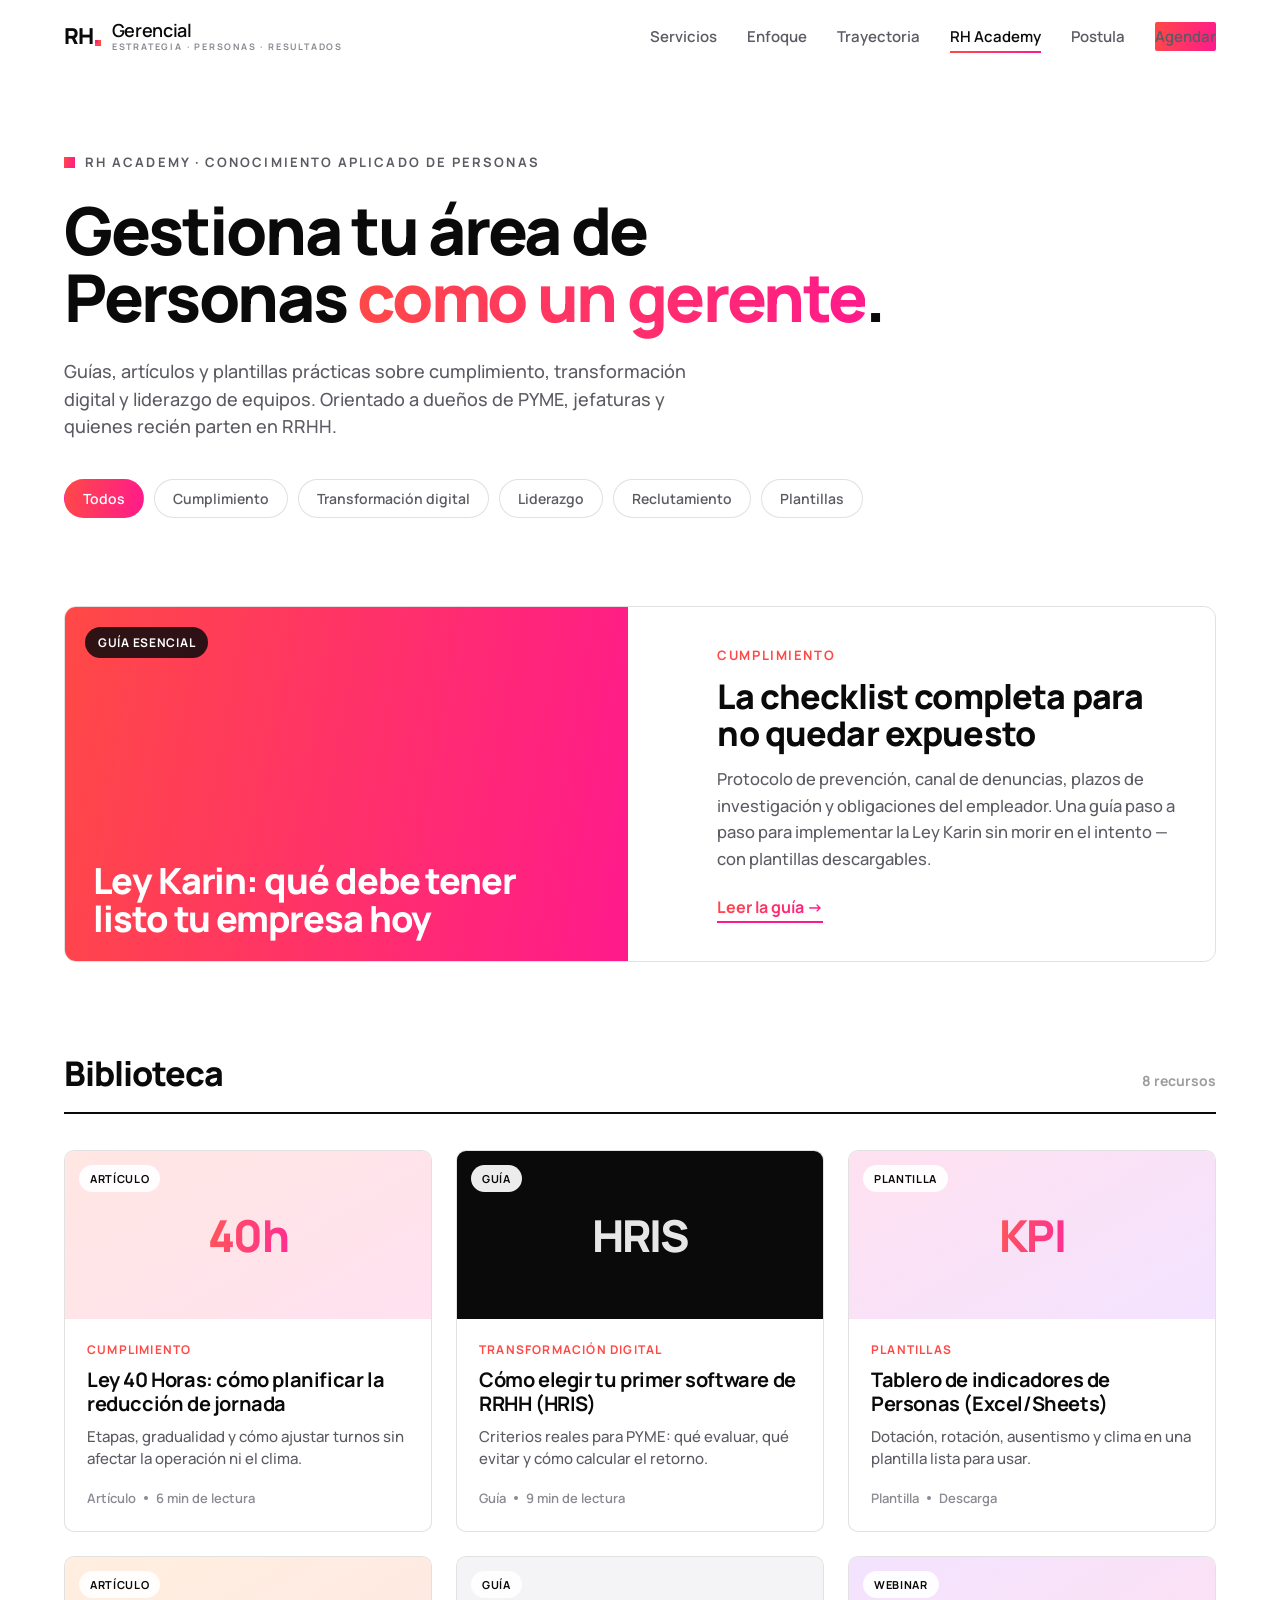
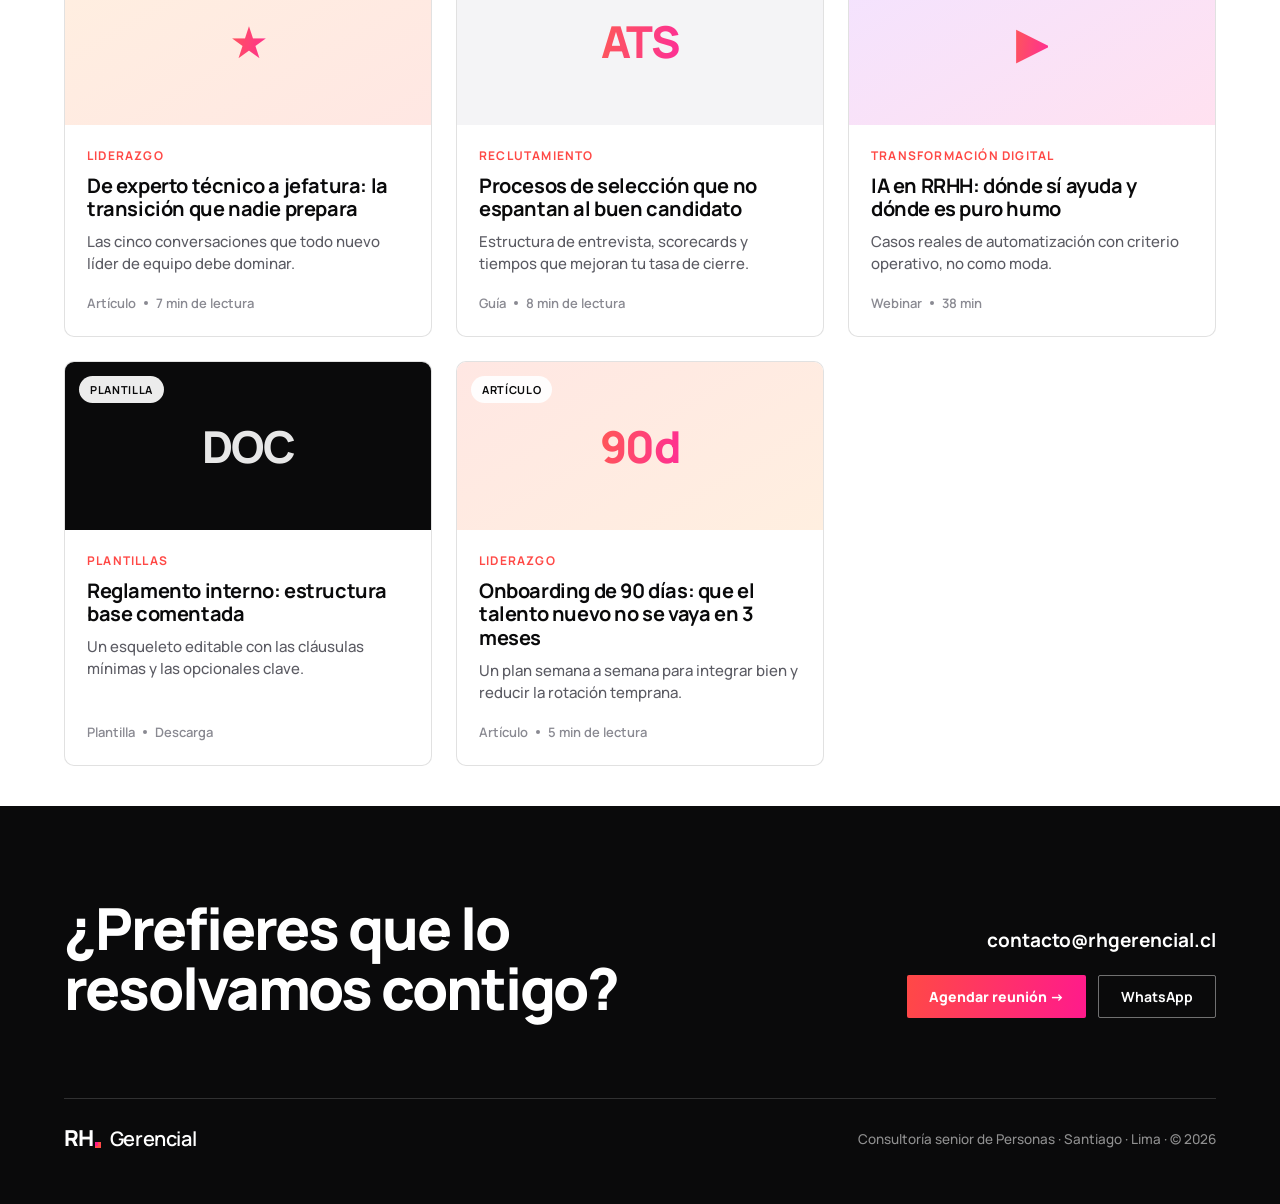
<file: rh-academy.html>
<!DOCTYPE html>

<html lang="es">
<head>
<meta charset="utf-8"/>
<meta content="width=device-width, initial-scale=1" name="viewport"/>
<title>RH Academy · RH Gerencial</title>
<meta content="RH Academy — contenido pedagógico de RRHH: guías, artículos y plantillas sobre cumplimiento, transformación digital y liderazgo de Personas." name="description"/>
<meta content="#0A0A0B" name="theme-color"/>
<link href="assets/favicon/favicon.ico" rel="icon" sizes="any"/>
<link href="assets/favicon/favicon-32.png" rel="icon" sizes="32x32" type="image/png"/>
<link href="assets/favicon/apple-touch-icon.png" rel="apple-touch-icon" sizes="180x180"/>
<meta property="og:type" content="website"/>
<meta property="og:site_name" content="RH Gerencial"/>
<meta property="og:title" content="RH Academy · RH Gerencial"/>
<meta property="og:description" content="RH Academy — contenido pedagógico de RRHH: guías, artículos y plantillas sobre cumplimiento, transformación digital y liderazgo de Personas."/>
<meta property="og:url" content="https://rhgerencial.cl/rh-academy.html"/>
<meta property="og:image" content="https://rhgerencial.cl/assets/img/og-rh-gerencial.jpg"/>
<meta property="og:image:width" content="1200"/>
<meta property="og:image:height" content="630"/>
<meta name="twitter:card" content="summary_large_image"/>
<meta name="twitter:title" content="RH Academy · RH Gerencial"/>
<meta name="twitter:description" content="RH Academy — contenido pedagógico de RRHH: guías, artículos y plantillas sobre cumplimiento, transformación digital y liderazgo de Personas."/>
<meta name="twitter:image" content="https://rhgerencial.cl/assets/img/og-rh-gerencial.jpg"/>
<link rel="canonical" href="https://rhgerencial.cl/rh-academy.html"/>
<script type="application/ld+json">
{
  "@context": "https://schema.org",
  "@type": "WebPage",
  "name": "RH Academy · RH Gerencial",
  "url": "https://rhgerencial.cl/rh-academy.html",
  "description": "RH Academy — contenido pedagógico de RRHH: guías, artículos y plantillas sobre cumplimiento, transformación digital y liderazgo de Personas.",
  "isPartOf": { "@type": "WebSite", "name": "RH Gerencial", "url": "https://rhgerencial.cl/" }
}
</script>
<link href="https://fonts.googleapis.com" rel="preconnect"/>
<link crossorigin="" href="https://fonts.gstatic.com" rel="preconnect"/>
<link href="https://fonts.googleapis.com/css2?family=Manrope:wght@400;500;600;700;800&amp;display=swap" rel="stylesheet"/>
<link href="site.css" rel="stylesheet"/>
<style>
  .page-hero { padding-top: clamp(48px, 7vw, 80px); }
  .page-hero h1 { font-weight: 800; font-size: clamp(36px, 5.4vw, 66px); line-height: 1.02; letter-spacing: -0.035em; margin: 0; max-width: 940px; text-wrap: balance; }
  .page-hero .lead { font-size: 18px; line-height: 1.55; color: var(--grey); font-weight: 500; max-width: 640px; margin: 26px 0 0; }

  .cat-row { display: flex; flex-wrap: wrap; gap: 10px; margin-top: 38px; }
  .pill { font-family: inherit; font-size: 14px; font-weight: 600; color: var(--grey); background: var(--white); border: 1px solid var(--rule); border-radius: 40px; padding: 9px 18px; cursor: pointer; transition: color .18s, border-color .18s; }
  .pill:hover { color: var(--black); border-color: var(--black); }
  .pill.active { color: var(--white); background: var(--grad); border-color: transparent; }

  .section { padding-top: clamp(56px, 8vw, 88px); }

  /* featured */
  .featured { display: grid; grid-template-columns: 1.05fr 1fr; gap: clamp(28px, 4vw, 56px); align-items: stretch; border: 1px solid var(--rule); border-radius: 12px; overflow: hidden; }
  .feat-media { position: relative; min-height: 320px; background: var(--grad); }
  .feat-media .fbadge { position: absolute; top: 20px; left: 20px; background: rgba(10,10,11,0.85); color: #fff; font-size: 12px; font-weight: 700; letter-spacing: 0.06em; text-transform: uppercase; padding: 7px 13px; border-radius: 40px; }
  .feat-media .fbig { position: absolute; left: 28px; bottom: 24px; right: 28px; color: #fff; font-weight: 800; font-size: clamp(26px, 3vw, 36px); line-height: 1.05; letter-spacing: -0.03em; text-wrap: balance; }
  .feat-body { padding: clamp(28px, 3vw, 44px); display: flex; flex-direction: column; justify-content: center; }
  .feat-body .cat { font-size: 13px; font-weight: 700; text-transform: uppercase; letter-spacing: 0.12em; color: var(--coral); }
  .feat-body h2 { font-weight: 800; font-size: clamp(24px, 2.8vw, 34px); line-height: 1.1; letter-spacing: -0.025em; margin: 14px 0 14px; }
  .feat-body p { font-size: 16.5px; line-height: 1.6; color: var(--grey); font-weight: 500; margin: 0 0 24px; }
  .feat-body .arrow-link { display: inline-flex; align-items: center; gap: 8px; font-size: 16px; font-weight: 700; border-bottom: 2px solid var(--fucsia); padding-bottom: 3px; width: fit-content; transition: gap .18s; }
  .feat-body .arrow-link:hover { gap: 14px; }

  /* article grid */
  .art-head { display: flex; align-items: baseline; justify-content: space-between; border-bottom: 2px solid var(--black); padding-bottom: 16px; margin-bottom: 36px; }
  .art-head h2 { font-weight: 800; font-size: clamp(24px, 3vw, 34px); letter-spacing: -0.03em; margin: 0; }
  .art-head .count { font-size: 14px; color: var(--grey-40); font-weight: 700; }
  .art-grid { display: grid; grid-template-columns: repeat(3, 1fr); gap: 24px; }
  .art-card { border: 1px solid var(--rule); border-radius: 10px; overflow: hidden; background: var(--white); transition: transform .2s, box-shadow .2s; cursor: pointer; display: flex; flex-direction: column; }
  .art-card:hover { transform: translateY(-4px); box-shadow: 0 24px 44px -28px rgba(10,10,11,0.5); }
  .art-thumb { position: relative; height: 168px; display: grid; place-items: center; }
  .art-thumb .fmt { position: absolute; top: 14px; left: 14px; font-size: 11px; font-weight: 700; letter-spacing: 0.06em; text-transform: uppercase; padding: 6px 11px; border-radius: 40px; background: rgba(255,255,255,0.92); color: var(--black); }
  .art-thumb .gl { font-size: 44px; font-weight: 800; letter-spacing: -0.04em; opacity: 0.9; }
  .art-body { padding: 22px 22px 24px; display: flex; flex-direction: column; flex: 1; }
  .art-body .cat { font-size: 12px; font-weight: 700; text-transform: uppercase; letter-spacing: 0.1em; color: var(--coral); }
  .art-body h3 { font-weight: 700; font-size: 20px; line-height: 1.18; letter-spacing: -0.02em; margin: 10px 0 10px; }
  .art-body p { font-size: 15px; line-height: 1.5; color: var(--grey); font-weight: 500; margin: 0 0 18px; flex: 1; }
  .art-body .meta { font-size: 13px; color: var(--grey-soft); font-weight: 600; display: flex; align-items: center; gap: 8px; }
  .art-body .meta .d { width: 4px; height: 4px; border-radius: 50%; background: var(--grey-soft); }

  /* newsletter */
  .news { margin-top: clamp(72px, 11vw, 110px); background: var(--black); color: var(--white); padding: clamp(56px, 8vw, 92px) 0; }
  .news-grid { display: grid; grid-template-columns: 1.1fr 1fr; gap: clamp(32px, 5vw, 64px); align-items: center; }
  .news h2 { font-weight: 800; font-size: clamp(28px, 3.6vw, 44px); line-height: 1.06; letter-spacing: -0.03em; margin: 0; }
  .news p { font-size: 16.5px; line-height: 1.6; color: rgba(255,255,255,0.7); font-weight: 500; margin: 18px 0 0; max-width: 460px; }
  .news-form { display: flex; gap: 12px; flex-wrap: wrap; }
  .news-form input { flex: 1; min-width: 220px; font-family: inherit; font-size: 15px; color: #fff; background: rgba(255,255,255,0.07); border: 1px solid rgba(255,255,255,0.2); border-radius: 4px; padding: 14px 16px; min-height: 50px; }
  .news-form input::placeholder { color: rgba(255,255,255,0.5); }
  .news-form input:focus { outline: none; border-color: var(--fucsia); }
  .news-ok { font-size: 14px; font-weight: 600; color: var(--white); margin-top: 14px; display: none; }
  .news-ok.show { display: block; }

  @media (max-width: 980px) {
    .featured { grid-template-columns: 1fr; }
    .feat-media { min-height: 240px; }
    .art-grid { grid-template-columns: 1fr 1fr; }
    .news-grid { grid-template-columns: 1fr; }
  }
  @media (max-width: 640px) { .art-grid { grid-template-columns: 1fr; } }
</style>
<!-- Google tag (gtag.js) -->
<script async="" src="https://www.googletagmanager.com/gtag/js?id=G-5E2YBWXH9C"></script>
<script>
  window.dataLayer = window.dataLayer || [];
  function gtag(){dataLayer.push(arguments);}
  gtag('js', new Date());

  gtag('config', 'G-5E2YBWXH9C');
</script>
</head>
<body>
<header class="nav" id="site-header">
<div class="wrap nav-inner">
<a aria-label="RH Gerencial — inicio" class="logo lockup" href="index.html">
<span class="rh">RH<span class="sq"><i></i><i></i></span></span>
<span class="logo-stack">
<span class="word">Gerencial</span>
<span class="tagline">Estrategia · Personas · Resultados</span>
</span>
</a>
<nav class="nav-links" id="nav-links">
<a href="index.html#servicios">Servicios</a>
<a href="index.html#enfoque">Enfoque</a>
<a href="index.html#trayectoria">Trayectoria</a>
<a class="active" href="rh-academy.html">RH Academy</a>
<a href="postula.html">Postula</a>
<a class="btn-grad" href="https://calendly.com/paolagonzalez-rhgerencial/30min" rel="noopener" target="_blank">Agendar</a>
</nav>
<button aria-expanded="false" aria-label="Abrir menú" class="hamburger" id="hamburger">
<span></span><span></span><span></span>
</button>
</div>
</header>
<main>
<section class="page-hero wrap">
<div class="label"><span class="dot"></span><span>RH Academy · Conocimiento aplicado de Personas</span></div>
<h1>Gestiona tu área de Personas <span class="grad-text">como un gerente</span>.</h1>
<p class="lead">Guías, artículos y plantillas prácticas sobre cumplimiento, transformación digital y liderazgo de equipos. Orientado a dueños de PYME, jefaturas y quienes recién parten en RRHH.</p>
<div class="cat-row" id="cats">
<button class="pill active">Todos</button>
<button class="pill">Cumplimiento</button>
<button class="pill">Transformación digital</button>
<button class="pill">Liderazgo</button>
<button class="pill">Reclutamiento</button>
<button class="pill">Plantillas</button>
</div>
</section>
<!-- DESTACADO -->
<section class="section wrap">
<div class="featured">
<div class="feat-media">
<span class="fbadge">Guía esencial</span>
<div class="fbig">Ley Karin: qué debe tener listo tu empresa hoy</div>
</div>
<div class="feat-body">
<span class="cat">Cumplimiento</span>
<h2>La checklist completa para no quedar expuesto</h2>
<p>Protocolo de prevención, canal de denuncias, plazos de investigación y obligaciones del empleador. Una guía paso a paso para implementar la Ley Karin sin morir en el intento — con plantillas descargables.</p>
<a class="arrow-link grad-text" href="docs/guia-ley-karin-rh-gerencial.pdf" download="Guia-Ley-Karin-RH-Gerencial.pdf">Leer la guía →</a>
</div>
</div>
</section>
<!-- BIBLIOTECA -->
<section class="section wrap" style="padding-bottom: clamp(24px,4vw,40px)">
<div class="art-head">
<h2>Biblioteca</h2>
<span class="count">8 recursos</span>
</div>
<div class="art-grid" id="grid">
<article class="art-card">
<div class="art-thumb" style="background:linear-gradient(150deg,#FFE7E3,#FFE1F0)"><span class="fmt">Artículo</span><span class="gl grad-text">40h</span></div>
<div class="art-body">
<span class="cat">Cumplimiento</span>
<h3>Ley 40 Horas: cómo planificar la reducción de jornada</h3>
<p>Etapas, gradualidad y cómo ajustar turnos sin afectar la operación ni el clima.</p>
<div class="meta">Artículo<span class="d"></span>6 min de lectura</div>
</div>
</article>
<article class="art-card">
<div class="art-thumb" style="background:var(--black)"><span class="fmt">Guía</span><span class="gl" style="color:#fff">HRIS</span></div>
<div class="art-body">
<span class="cat">Transformación digital</span>
<h3>Cómo elegir tu primer software de RRHH (HRIS)</h3>
<p>Criterios reales para PYME: qué evaluar, qué evitar y cómo calcular el retorno.</p>
<div class="meta">Guía<span class="d"></span>9 min de lectura</div>
</div>
</article>
<article class="art-card">
<div class="art-thumb" style="background:linear-gradient(150deg,#FFE1F0,#F3E3FF)"><span class="fmt">Plantilla</span><span class="gl grad-text">KPI</span></div>
<div class="art-body">
<span class="cat">Plantillas</span>
<h3>Tablero de indicadores de Personas (Excel/Sheets)</h3>
<p>Dotación, rotación, ausentismo y clima en una plantilla lista para usar.</p>
<div class="meta">Plantilla<span class="d"></span>Descarga</div>
</div>
</article>
<article class="art-card">
<div class="art-thumb" style="background:linear-gradient(150deg,#FFEFE0,#FFE7E3)"><span class="fmt">Artículo</span><span class="gl grad-text">★</span></div>
<div class="art-body">
<span class="cat">Liderazgo</span>
<h3>De experto técnico a jefatura: la transición que nadie prepara</h3>
<p>Las cinco conversaciones que todo nuevo líder de equipo debe dominar.</p>
<div class="meta">Artículo<span class="d"></span>7 min de lectura</div>
</div>
</article>
<article class="art-card">
<div class="art-thumb" style="background:var(--paper2)"><span class="fmt">Guía</span><span class="gl grad-text">ATS</span></div>
<div class="art-body">
<span class="cat">Reclutamiento</span>
<h3>Procesos de selección que no espantan al buen candidato</h3>
<p>Estructura de entrevista, scorecards y tiempos que mejoran tu tasa de cierre.</p>
<div class="meta">Guía<span class="d"></span>8 min de lectura</div>
</div>
</article>
<article class="art-card">
<div class="art-thumb" style="background:linear-gradient(150deg,#F3E3FF,#FFE1F0)"><span class="fmt">Webinar</span><span class="gl grad-text">▶</span></div>
<div class="art-body">
<span class="cat">Transformación digital</span>
<h3>IA en RRHH: dónde sí ayuda y dónde es puro humo</h3>
<p>Casos reales de automatización con criterio operativo, no como moda.</p>
<div class="meta">Webinar<span class="d"></span>38 min</div>
</div>
</article>
<article class="art-card">
<div class="art-thumb" style="background:var(--black)"><span class="fmt">Plantilla</span><span class="gl" style="color:#fff">DOC</span></div>
<div class="art-body">
<span class="cat">Plantillas</span>
<h3>Reglamento interno: estructura base comentada</h3>
<p>Un esqueleto editable con las cláusulas mínimas y las opcionales clave.</p>
<div class="meta">Plantilla<span class="d"></span>Descarga</div>
</div>
</article>
<article class="art-card">
<div class="art-thumb" style="background:linear-gradient(150deg,#FFE7E3,#FFEFE0)"><span class="fmt">Artículo</span><span class="gl grad-text">90d</span></div>
<div class="art-body">
<span class="cat">Liderazgo</span>
<h3>Onboarding de 90 días: que el talento nuevo no se vaya en 3 meses</h3>
<p>Un plan semana a semana para integrar bien y reducir la rotación temprana.</p>
<div class="meta">Artículo<span class="d"></span>5 min de lectura</div>
</div>
</article>
</div>
</section>

</main>
<footer class="site" id="contacto">
<div class="wrap">
<div class="foot-top">
<h2>¿Prefieres que lo<br/>resolvamos contigo?</h2>
<div class="foot-contact">
<a class="mail" href="mailto:contacto@rhgerencial.cl">contacto@rhgerencial.cl</a>
<div class="foot-cta">
<a class="btn-grad" href="https://calendly.com/paolagonzalez-rhgerencial/30min" rel="noopener" target="_blank">Agendar reunión →</a>
<a class="btn-out" href="https://wa.me/56978592310?text=Hola%2C%20quisiera%20consultar%20por%20los%20servicios%20de%20asesor%C3%ADa%20en%20RRHH" rel="noopener" target="_blank">WhatsApp</a>
</div>
</div>
</div>
<div class="foot-bottom">
<a class="logo" href="index.html">
<span class="rh" style="color:#fff">RH<span class="sq"><i></i><i></i></span></span>
<span class="word" style="color:#fff">Gerencial</span>
</a>
<span>Consultoría senior de Personas · Santiago · Lima · © 2026</span>
</div>
</div>
</footer>
<script src="nav.js"></script>
<script>
  // Category pills (filtro visual; conecta a tu CMS para filtrar de verdad)
  var pills = document.querySelectorAll('#cats .pill');
  pills.forEach(function (p) {
    p.addEventListener('click', function () {
      pills.forEach(function (x) { x.classList.remove('active'); });
      p.classList.add('active');
    });
  });

</script>
</body>
</html>
</file>
<file: site.css>
/* ===========================================================
   RH Gerencial — sistema de diseño compartido (Coral & Fucsia)
   Usado por: RH Gerencial.html · RH Academy.html · Postula.html
   =========================================================== */
:root {
  --white:  #FFFFFF;
  --paper2: #F4F4F6;
  --paper3: #FBF8F6;
  --black:  #0A0A0B;
  --black-alt: #141416;
  --grey:   #5B5B63;          /* texto secundario (oscurecido para mejor contraste) */
  --grey-soft: #8A8A92;
  --grey-40: rgba(10,10,11,0.40);
  --rule:   rgba(10,10,11,0.12);
  --coral:  #FF4946;
  --fucsia: #FF1A8C;
  --grad:   linear-gradient(100deg, #FF4946 0%, #FF1A8C 100%);
  --pad:    clamp(20px, 5vw, 64px);
  --maxw:   1320px;
  font-family: "Manrope", system-ui, sans-serif;
}
* { box-sizing: border-box; }
html { scroll-behavior: smooth; }
body {
  margin: 0; background: var(--white); color: var(--black);
  -webkit-font-smoothing: antialiased; text-rendering: optimizeLegibility;
}
section, footer, header { scroll-margin-top: 84px; }
a { color: inherit; text-decoration: none; }
.wrap { max-width: var(--maxw); margin: 0 auto; padding-left: var(--pad); padding-right: var(--pad); }

.grad-text {
  background: var(--grad); -webkit-background-clip: text; background-clip: text;
  -webkit-text-fill-color: transparent; color: transparent;
}
.label { display: flex; align-items: center; gap: 10px; margin-bottom: 26px; }
.label .dot { width: 11px; height: 11px; background: var(--grad); flex: 0 0 auto; }
.label span { font-size: 13px; font-weight: 700; letter-spacing: 0.16em; text-transform: uppercase; color: var(--grey); }

/* ---- LOGO ---- */
.logo { display: inline-flex; align-items: baseline; gap: 9px; }
.logo.lockup { align-items: center; gap: 11px; }
.logo .logo-stack { display: flex; flex-direction: column; gap: 3px; }
.logo.lockup .word { font-size: 18px; line-height: 1; }
.logo .tagline { font-size: 9px; font-weight: 700; letter-spacing: 0.2em; text-transform: uppercase; color: var(--grey-soft); white-space: nowrap; line-height: 1; }
.logo .rh { display: inline-flex; align-items: flex-end; font-weight: 800; font-size: 22px; letter-spacing: -0.05em; line-height: 1; }
.logo .sq { position: relative; width: 6px; height: 6px; margin-left: 2px; margin-bottom: 1px; }
.logo .sq i { position: absolute; inset: 0; background: var(--coral); }
.logo .sq i + i { left: 42%; top: 42%; width: 58%; height: 58%; background: var(--fucsia); inset: auto; }
.logo .word { font-weight: 600; font-size: 20px; letter-spacing: -0.02em; }

/* ---- HEADER / NAV ---- */
header.nav {
  position: sticky; top: 0; z-index: 50; background: rgba(255,255,255,0.88);
  backdrop-filter: saturate(180%) blur(14px); -webkit-backdrop-filter: saturate(180%) blur(14px);
  border-bottom: 1px solid transparent; transition: border-color .25s, box-shadow .25s;
}
header.nav.scrolled { border-bottom-color: var(--rule); box-shadow: 0 6px 24px -16px rgba(10,10,11,0.4); }
.nav-inner { display: flex; align-items: center; justify-content: space-between; height: 72px; gap: 24px; }
.nav-links { display: flex; align-items: center; gap: 30px; }
.nav-links a { font-size: 15px; font-weight: 600; color: var(--grey); position: relative; padding: 4px 0; transition: color .18s; white-space: nowrap; }
.nav-links a::after { content: ""; position: absolute; left: 0; bottom: -2px; height: 2px; width: 0; background: var(--grad); transition: width .22s ease; }
.nav-links a:hover { color: var(--black); }
.nav-links a.active { color: var(--black); }
.nav-links a.active::after { width: 100%; }
.nav-links a:hover::after { width: 100%; }
.btn-grad {
  display: inline-flex; align-items: center; gap: 8px; font-size: 14px; font-weight: 800; white-space: nowrap;
  color: var(--white); background: var(--grad); border-radius: 2px; padding: 11px 22px;
  transition: transform .16s ease, box-shadow .16s ease; box-shadow: 0 0 0 rgba(255,26,140,0);
  border: none; cursor: pointer;
}
.btn-grad:hover { transform: translateY(-2px); box-shadow: 0 12px 24px -10px rgba(255,26,140,0.6); }
.btn-out { display: inline-flex; align-items: center; gap: 8px; font-size: 14px; font-weight: 700; white-space: nowrap; color: var(--white);
  border: 1px solid rgba(255,255,255,0.42); border-radius: 2px; padding: 11px 22px; transition: border-color .18s, background .18s; cursor: pointer; }
.btn-out:hover { border-color: var(--white); background: rgba(255,255,255,0.09); }
.btn-dark { display: inline-flex; align-items: center; gap: 8px; font-size: 14px; font-weight: 700; white-space: nowrap; color: var(--black);
  border: 1px solid var(--black); border-radius: 2px; padding: 11px 22px; transition: background .18s, color .18s; cursor: pointer; }
.btn-dark:hover { background: var(--black); color: var(--white); }
.hamburger { display: none; background: none; border: none; cursor: pointer; padding: 8px; }
.hamburger span { display: block; width: 24px; height: 2px; background: var(--black); margin: 5px 0; transition: .25s; }

/* ---- FOOTER / CONTACTO ---- */
footer.site { background: var(--black); color: var(--white); padding: clamp(64px, 9vw, 92px) 0 52px; }
.foot-top { display: flex; justify-content: space-between; align-items: flex-end; gap: 40px; flex-wrap: wrap; }
.foot-top h2 { font-weight: 800; font-size: clamp(34px, 4.8vw, 58px); line-height: 1.04; letter-spacing: -0.035em; margin: 0; }
.foot-contact { text-align: right; min-width: 280px; }
.foot-contact .name { font-size: 15px; color: rgba(255,255,255,0.7); margin-bottom: 6px; font-weight: 500; }
.foot-contact .mail { font-size: 19px; font-weight: 700; }
.foot-contact .mail:hover { text-decoration: underline; }
.foot-contact .phone { font-size: 19px; font-weight: 800; width: fit-content; margin-left: auto; margin-top: 4px; white-space: nowrap; }
.foot-cta { display: flex; gap: 12px; justify-content: flex-end; margin-top: 22px; flex-wrap: wrap; }
.foot-bottom { display: flex; justify-content: space-between; align-items: center; margin-top: 80px; padding-top: 26px; border-top: 1px solid rgba(255,255,255,0.16); font-size: 13.5px; color: rgba(255,255,255,0.55); font-weight: 500; gap: 16px; flex-wrap: wrap; }

/* ---- RESPONSIVE (compartido) ---- */
@media (max-width: 980px) {
  .nav-links { position: fixed; inset: 72px 0 auto 0; flex-direction: column; align-items: flex-start;
    gap: 0; background: var(--white); border-bottom: 1px solid var(--rule); padding: 8px var(--pad) 20px;
    transform: translateY(-130%); transition: transform .3s ease; box-shadow: 0 16px 30px -20px rgba(0,0,0,.4); z-index: 49; }
  .nav-links.open { transform: translateY(0); }
  .nav-links a { width: 100%; padding: 14px 0; font-size: 17px; border-bottom: 1px solid var(--rule); }
  .nav-links a:last-of-type { border-bottom: none; }
  .nav-links .btn-grad { margin-top: 12px; }
  .hamburger { display: block; }
  .foot-top { flex-direction: column; align-items: flex-start; }
  .foot-contact { text-align: left; min-width: 0; }
  .foot-contact .phone { margin-left: 0; }
  .foot-cta { justify-content: flex-start; }
}
@media (prefers-reduced-motion: reduce) { html { scroll-behavior: auto; } }
@media (max-width: 400px) { .logo .tagline { display: none; } }
</file>
